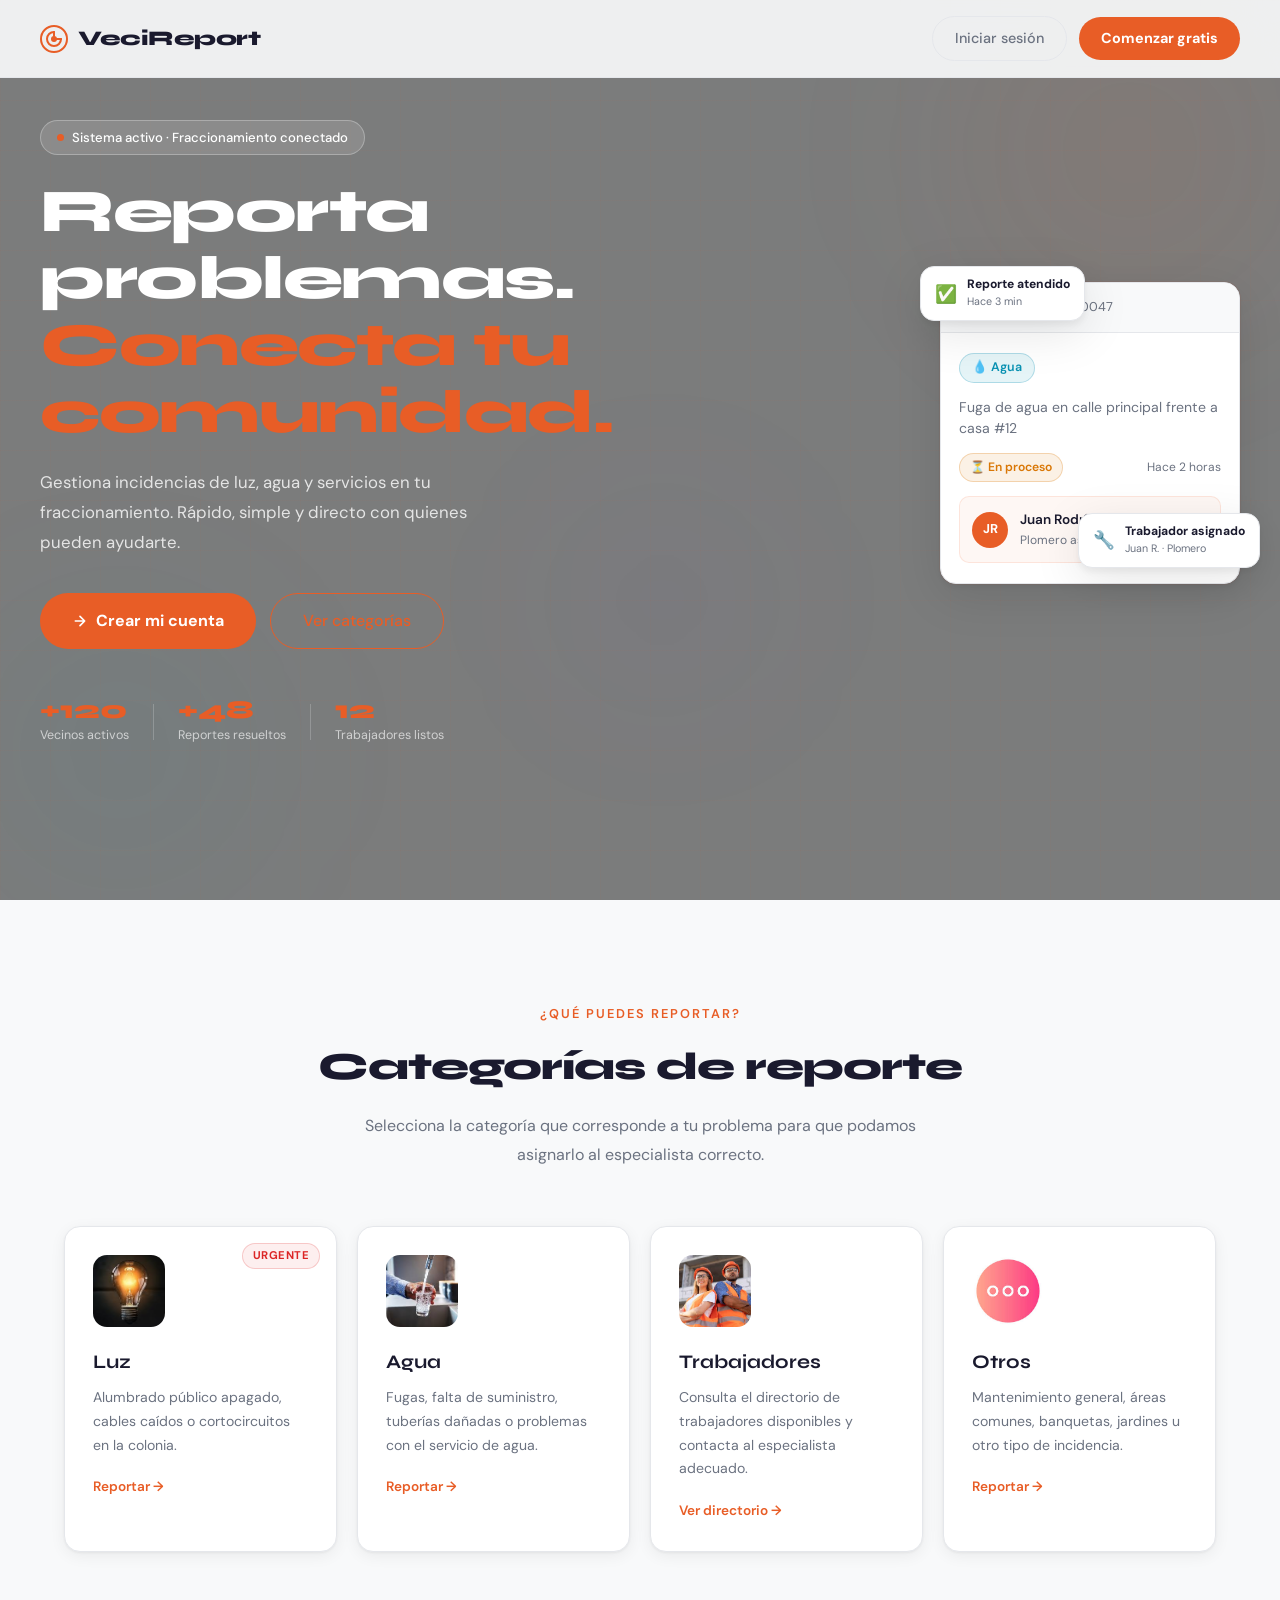
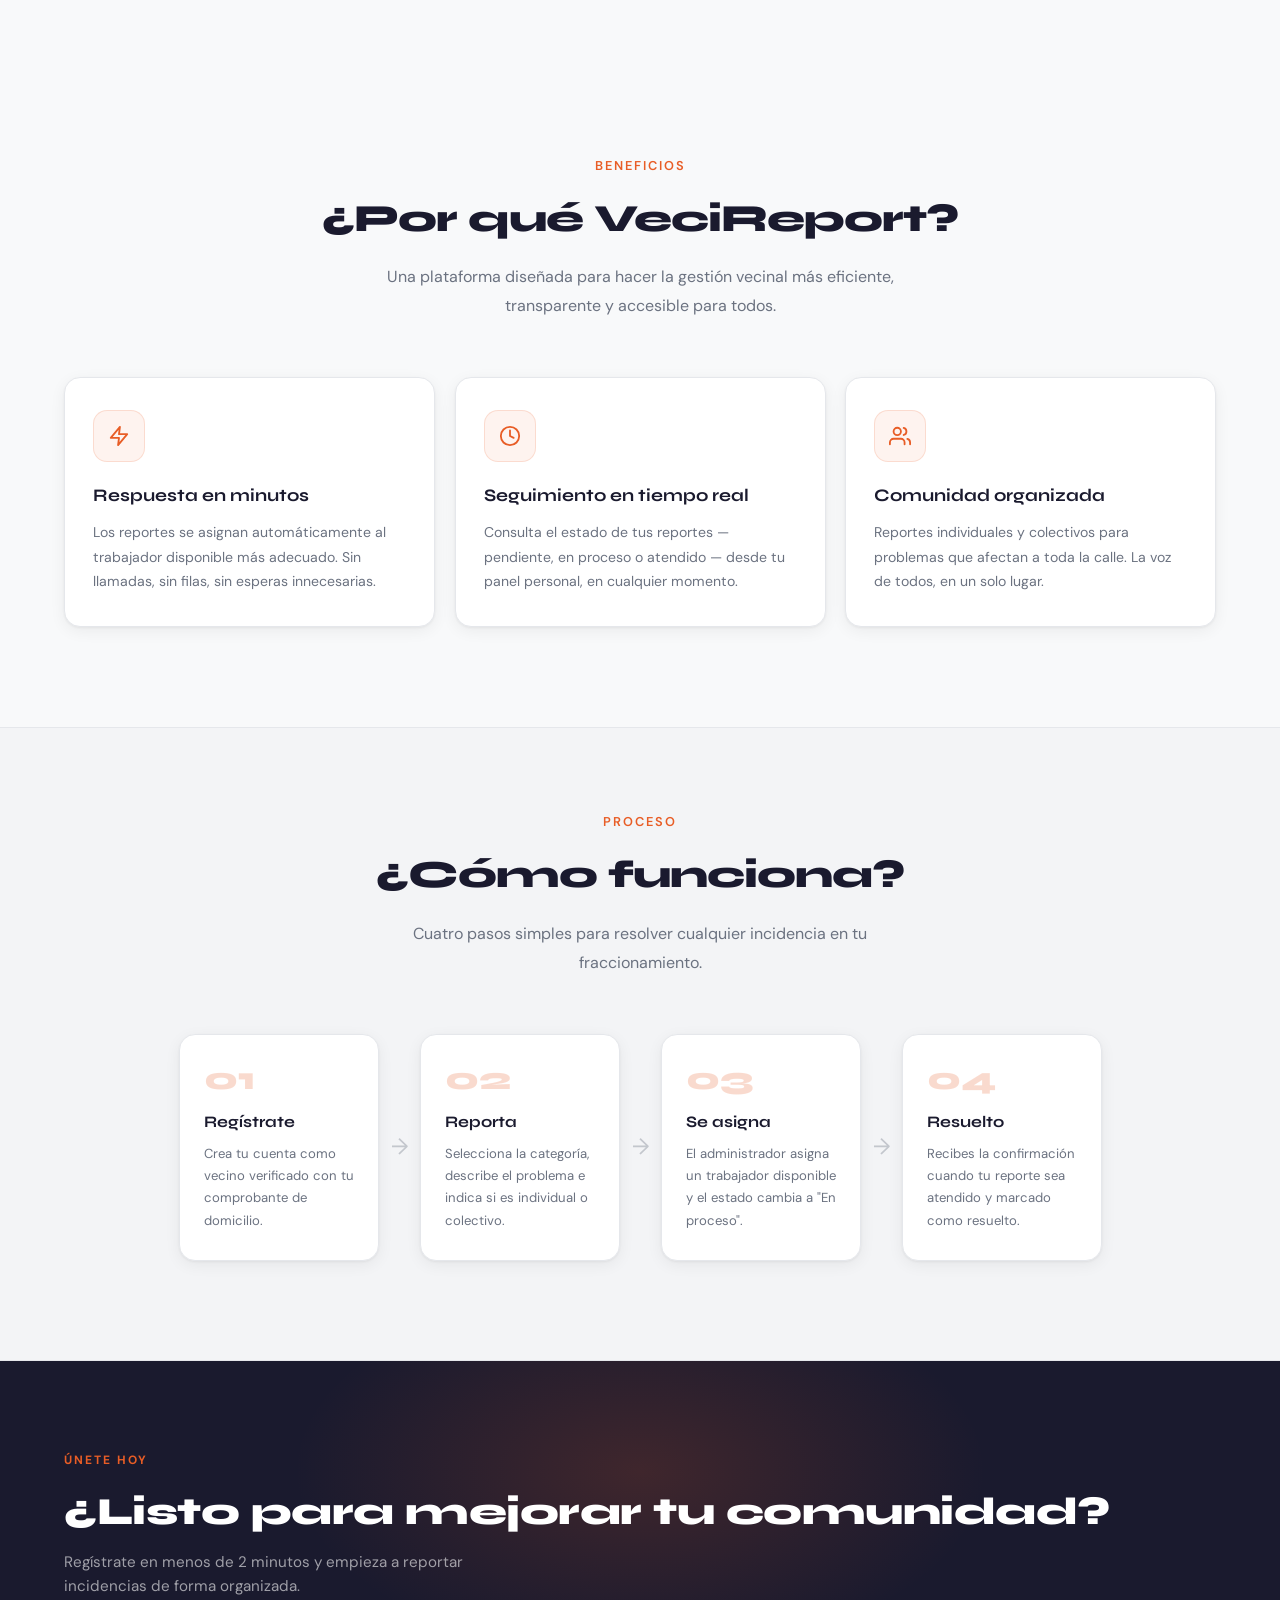
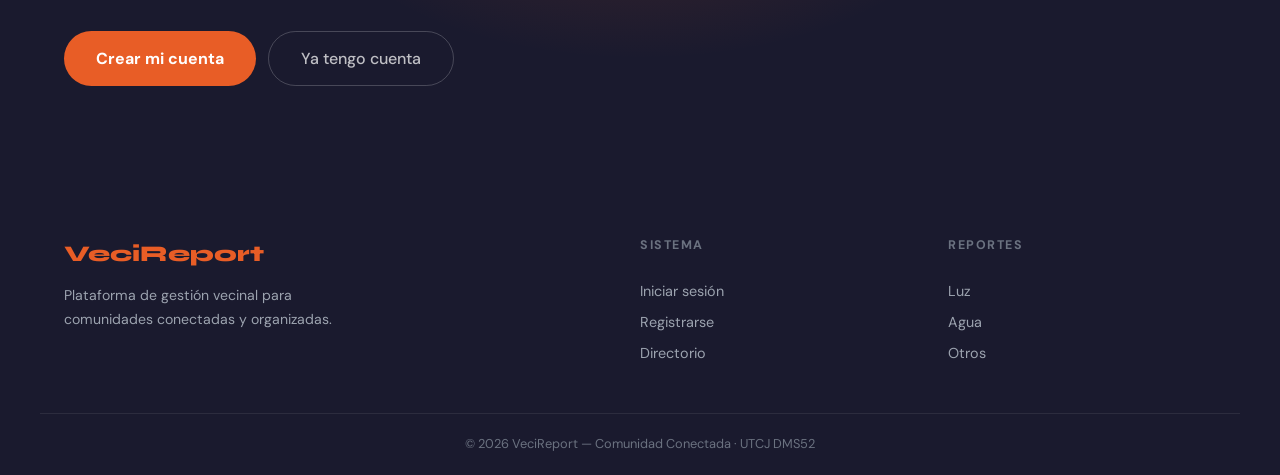
<file: index.html>
<!DOCTYPE html>
<html lang="es">
<head>
  <meta charset="UTF-8">
  <meta name="viewport" content="width=device-width, initial-scale=1.0">
  <title>VeciReport — Comunidad Conectada</title>

  <link rel="preconnect" href="https://fonts.googleapis.com">
  <link rel="preconnect" href="https://fonts.gstatic.com" crossorigin>
  <link href="https://fonts.googleapis.com/css2?family=Syne:wght@700;800&family=DM+Sans:ital,wght@0,300;0,400;0,500;0,600;1,400&display=swap" rel="stylesheet">

  <link rel="stylesheet" href="Carpeta CSS/style.css">
</head>

<body>

  <!-- Barra de navegación fija -->
  <nav class="navbar">
    <div class="navbar__brand">
      <div class="navbar__logo">
        <svg width="28" height="28" viewBox="0 0 28 28" fill="none">
          <circle cx="14" cy="14" r="13" stroke="#E85D26" stroke-width="2"/>
          <path d="M14 7C10.134 7 7 10.134 7 14C7 17.866 10.134 21 14 21C17.866 21 21 17.866 21 14" stroke="#E85D26" stroke-width="2" stroke-linecap="round"/>
          <circle cx="14" cy="14" r="3" fill="#E85D26"/>
          <path d="M14 11V7M17 14H21" stroke="#E85D26" stroke-width="2" stroke-linecap="round"/>
        </svg>
      </div>
      <span class="navbar__name">VeciReport</span>
    </div>

    <div class="navbar__actions">
      <a href="login.html" class="btn btn--ghost">Iniciar sesión</a>
      <a href="registro.html" class="btn btn--primary">Comenzar gratis</a>
    </div>

    <button class="navbar__toggle" onclick="toggleMenu()" aria-label="Menú">
      <span></span>
      <span></span>
      <span></span>
    </button>
  </nav>

  <div class="mobile-menu" id="mobileMenu">
    <a href="login.html">Iniciar sesión</a>
    <a href="registro.html">Comenzar gratis</a>
  </div>


  <!-- HERO — Sección principal -->
  <section class="hero">

    <div class="hero__bg">
      <div class="hero__circle hero__circle--1"></div>
      <div class="hero__circle hero__circle--2"></div>
      <div class="hero__circle hero__circle--3"></div>
      <div class="hero__grid"></div>
    </div>

    <div class="hero__inner">

    <!-- Columna izquierda: contenido -->
    <div class="hero__content">

      <div class="hero__badge">
        <span class="badge__dot"></span>
        Sistema activo · Fraccionamiento conectado
      </div>

      <h1 class="hero__title">
        Reporta problemas.<br>
        <span class="hero__title--accent">Conecta tu comunidad.</span>
      </h1>

      <p class="hero__subtitle">
        Gestiona incidencias de luz, agua y servicios en tu fraccionamiento.
        Rápido, simple y directo con quienes pueden ayudarte.
      </p>

      <div class="hero__cta">
        <a href="registro.html" class="btn btn--lg btn--primary">
          <svg width="16" height="16" viewBox="0 0 24 24" fill="none" stroke="currentColor" stroke-width="2.5" stroke-linecap="round" stroke-linejoin="round">
            <path d="M5 12h14M12 5l7 7-7 7"/>
          </svg>
          Crear mi cuenta
        </a>
        <a href="#categorias" class="btn btn--lg btn--outline">Ver categorías</a>
      </div>

      <div class="hero__stats">
        <div class="stat">
          <span class="stat__num">+120</span>
          <span class="stat__label">Vecinos activos</span>
        </div>
        <div class="stat__divider"></div>
        <div class="stat">
          <span class="stat__num">+48</span>
          <span class="stat__label">Reportes resueltos</span>
        </div>
        <div class="stat__divider"></div>
        <div class="stat">
          <span class="stat__num">12</span>
          <span class="stat__label">Trabajadores listos</span>
        </div>
      </div>
    </div>

    <!-- Columna derecha: mock interactivo + chips flotantes -->
    <div class="hero__visual">

      <!-- Chip flotante superior-izquierdo -->
      <div class="hero__float hero__float--1">
        <div class="hero__float-icon">✅</div>
        <div>
          <div class="hero__float-text">Reporte atendido</div>
          <div class="hero__float-sub">Hace 3 min</div>
        </div>
      </div>

      <!-- Chip flotante inferior-derecho -->
      <div class="hero__float hero__float--2">
        <div class="hero__float-icon">🔧</div>
        <div>
          <div class="hero__float-text">Trabajador asignado</div>
          <div class="hero__float-sub">Juan R. · Plomero</div>
        </div>
      </div>

      <div class="hero__card-mock">
        <div class="mock__header">
          <div class="mock__dot mock__dot--red"></div>
          <div class="mock__dot mock__dot--yellow"></div>
          <div class="mock__dot mock__dot--green"></div>
          <span class="mock__title">Reporte #0047</span>
        </div>
        <div class="mock__body">
          <div class="mock__tag mock__tag--agua">💧 Agua</div>
          <p class="mock__desc">Fuga de agua en calle principal frente a casa #12</p>
          <div class="mock__meta">
            <span class="mock__status mock__status--proceso">⏳ En proceso</span>
            <span class="mock__time">Hace 2 horas</span>
          </div>
          <div class="mock__worker">
            <div class="mock__avatar">JR</div>
            <div>
              <p class="mock__worker-name">Juan Rodríguez</p>
              <p class="mock__worker-role">Plomero asignado</p>
            </div>
          </div>
        </div>
      </div>

    </div>

    </div><!-- /.hero-inner -->
  </section>


  <!-- CATEGORÍAS -->
  <section class="categorias" id="categorias">
    <div class="container">

      <div class="section-header">
        <p class="section-tag">¿Qué puedes reportar?</p>
        <h2 class="section-title">Categorías de reporte</h2>
        <p class="section-sub">Selecciona la categoría que corresponde a tu problema para que podamos asignarlo al especialista correcto.</p>
      </div>

      <div class="cards-grid">

        <div class="card card--luz" onclick="window.location.href='reporte.php?tipo=luz'">
          <div class="card__icon-wrap">
            <img src="Carpeta Img/luz.jpg" alt="Luz" class="card__img">
            <div class="card__icon-glow card__icon-glow--luz"></div>
          </div>
          <div class="card__content">
            <h3 class="card__title">Luz</h3>
            <p class="card__desc">Alumbrado público apagado, cables caídos o cortocircuitos en la colonia.</p>
            <span class="card__link">Reportar →</span>
          </div>
          <div class="card__badge">Urgente</div>
        </div>

        <div class="card card--agua" onclick="window.location.href='reporte.php?tipo=agua'">
          <div class="card__icon-wrap">
            <img src="Carpeta Img/agua.jpg" alt="Agua" class="card__img">
            <div class="card__icon-glow card__icon-glow--agua"></div>
          </div>
          <div class="card__content">
            <h3 class="card__title">Agua</h3>
            <p class="card__desc">Fugas, falta de suministro, tuberías dañadas o problemas con el servicio de agua.</p>
            <span class="card__link">Reportar →</span>
          </div>
        </div>

        <div class="card card--trabajadores" onclick="window.location.href='directorio.php'">
          <div class="card__icon-wrap">
            <img src="Carpeta Img/Trabajadores.jpg" alt="Trabajadores" class="card__img">
            <div class="card__icon-glow card__icon-glow--trabajadores"></div>
          </div>
          <div class="card__content">
            <h3 class="card__title">Trabajadores</h3>
            <p class="card__desc">Consulta el directorio de trabajadores disponibles y contacta al especialista adecuado.</p>
            <span class="card__link">Ver directorio →</span>
          </div>
        </div>

        <div class="card card--otros" onclick="window.location.href='reporte.php?tipo=otros'">
          <div class="card__icon-wrap">
            <img src="Carpeta Img/otros.jpg" alt="Otros" class="card__img">
            <div class="card__icon-glow card__icon-glow--otros"></div>
          </div>
          <div class="card__content">
            <h3 class="card__title">Otros</h3>
            <p class="card__desc">Mantenimiento general, áreas comunes, banquetas, jardines u otro tipo de incidencia.</p>
            <span class="card__link">Reportar →</span>
          </div>
        </div>

      </div>
    </div>
  </section>


  <!-- FEATURES — ¿Por qué VeciReport? -->
  <section class="features">
    <div class="container">

      <div class="section-header">
        <p class="section-tag">Beneficios</p>
        <h2 class="section-title">¿Por qué VeciReport?</h2>
        <p class="section-sub">Una plataforma diseñada para hacer la gestión vecinal más eficiente, transparente y accesible para todos.</p>
      </div>

      <div class="features-grid">

        <div class="feature-card">
          <div class="feature-card__icon-wrap">
            <svg width="22" height="22" viewBox="0 0 24 24" fill="none" stroke="#E85D26" stroke-width="2" stroke-linecap="round" stroke-linejoin="round">
              <polygon points="13 2 3 14 12 14 11 22 21 10 12 10 13 2"/>
            </svg>
          </div>
          <h3 class="feature-card__title">Respuesta en minutos</h3>
          <p class="feature-card__desc">Los reportes se asignan automáticamente al trabajador disponible más adecuado. Sin llamadas, sin filas, sin esperas innecesarias.</p>
        </div>

        <div class="feature-card">
          <div class="feature-card__icon-wrap">
            <svg width="22" height="22" viewBox="0 0 24 24" fill="none" stroke="#E85D26" stroke-width="2" stroke-linecap="round" stroke-linejoin="round">
              <circle cx="12" cy="12" r="10"/>
              <polyline points="12 6 12 12 16 14"/>
            </svg>
          </div>
          <h3 class="feature-card__title">Seguimiento en tiempo real</h3>
          <p class="feature-card__desc">Consulta el estado de tus reportes — pendiente, en proceso o atendido — desde tu panel personal, en cualquier momento.</p>
        </div>

        <div class="feature-card">
          <div class="feature-card__icon-wrap">
            <svg width="22" height="22" viewBox="0 0 24 24" fill="none" stroke="#E85D26" stroke-width="2" stroke-linecap="round" stroke-linejoin="round">
              <path d="M17 21v-2a4 4 0 0 0-4-4H5a4 4 0 0 0-4 4v2"/>
              <circle cx="9" cy="7" r="4"/>
              <path d="M23 21v-2a4 4 0 0 0-3-3.87"/>
              <path d="M16 3.13a4 4 0 0 1 0 7.75"/>
            </svg>
          </div>
          <h3 class="feature-card__title">Comunidad organizada</h3>
          <p class="feature-card__desc">Reportes individuales y colectivos para problemas que afectan a toda la calle. La voz de todos, en un solo lugar.</p>
        </div>

      </div>
    </div>
  </section>


  <!-- CÓMO FUNCIONA -->
  <section class="como-funciona">
    <div class="container">

      <div class="section-header">
        <p class="section-tag">Proceso</p>
        <h2 class="section-title">¿Cómo funciona?</h2>
        <p class="section-sub">Cuatro pasos simples para resolver cualquier incidencia en tu fraccionamiento.</p>
      </div>

      <div class="pasos">

        <div class="paso">
          <div class="paso__num">01</div>
          <div class="paso__content">
            <h3>Regístrate</h3>
            <p>Crea tu cuenta como vecino verificado con tu comprobante de domicilio.</p>
          </div>
        </div>

        <div class="paso__arrow">→</div>

        <div class="paso">
          <div class="paso__num">02</div>
          <div class="paso__content">
            <h3>Reporta</h3>
            <p>Selecciona la categoría, describe el problema e indica si es individual o colectivo.</p>
          </div>
        </div>

        <div class="paso__arrow">→</div>

        <div class="paso">
          <div class="paso__num">03</div>
          <div class="paso__content">
            <h3>Se asigna</h3>
            <p>El administrador asigna un trabajador disponible y el estado cambia a "En proceso".</p>
          </div>
        </div>

        <div class="paso__arrow">→</div>

        <div class="paso">
          <div class="paso__num">04</div>
          <div class="paso__content">
            <h3>Resuelto</h3>
            <p>Recibes la confirmación cuando tu reporte sea atendido y marcado como resuelto.</p>
          </div>
        </div>

      </div>
    </div>
  </section>


  <!-- CTA BANNER — llamada a acción final -->
  <section class="cta-banner">
    <div class="container">
      <div class="cta-banner__inner">
        <div>
          <p class="cta-banner__label">Únete hoy</p>
          <h2 class="cta-banner__title">¿Listo para mejorar tu comunidad?</h2>
          <p class="cta-banner__sub">Regístrate en menos de 2 minutos y empieza a reportar incidencias de forma organizada.</p>
        </div>
        <div class="cta-banner__actions">
          <a href="registro.html" class="btn btn--lg btn--primary">Crear mi cuenta</a>
          <a href="login.html" class="btn btn--lg btn--ghost">Ya tengo cuenta</a>
        </div>
      </div>
    </div>
  </section>


  <!-- FOOTER -->
  <footer class="footer">
    <div class="container footer__inner">

      <div class="footer__brand">
        <span class="footer__logo">VeciReport</span>
        <p>Plataforma de gestión vecinal para comunidades conectadas y organizadas.</p>
      </div>

      <div class="footer__links">
        <p class="footer__link-title">Sistema</p>
        <a href="login.html">Iniciar sesión</a>
        <a href="registro.html">Registrarse</a>
        <a href="directorio.php">Directorio</a>
      </div>

      <div class="footer__links">
        <p class="footer__link-title">Reportes</p>
        <a href="reporte.php?tipo=luz">Luz</a>
        <a href="reporte.php?tipo=agua">Agua</a>
        <a href="reporte.php?tipo=otros">Otros</a>
      </div>

    </div>

    <div class="footer__bottom">
      <p>© 2026 VeciReport — Comunidad Conectada · UTCJ DMS52</p>
    </div>
  </footer>


  <script src="Carpeta JS/funciones.js"></script>

  <script>
    function toggleMenu() {
      document.getElementById('mobileMenu').classList.toggle('active');
    }

    // IntersectionObserver con stagger suave escalonado
    const observer = new IntersectionObserver((entries) => {
      entries.forEach((entry, i) => {
        if (entry.isIntersecting) {
          setTimeout(() => {
            entry.target.classList.add('animate-in');
          }, i * 90);
          observer.unobserve(entry.target);
        }
      });
    }, { threshold: 0.08 });

    document.querySelectorAll('.card, .paso, .feature-card').forEach(el => observer.observe(el));
  </script>

</body>
</html>
</file>
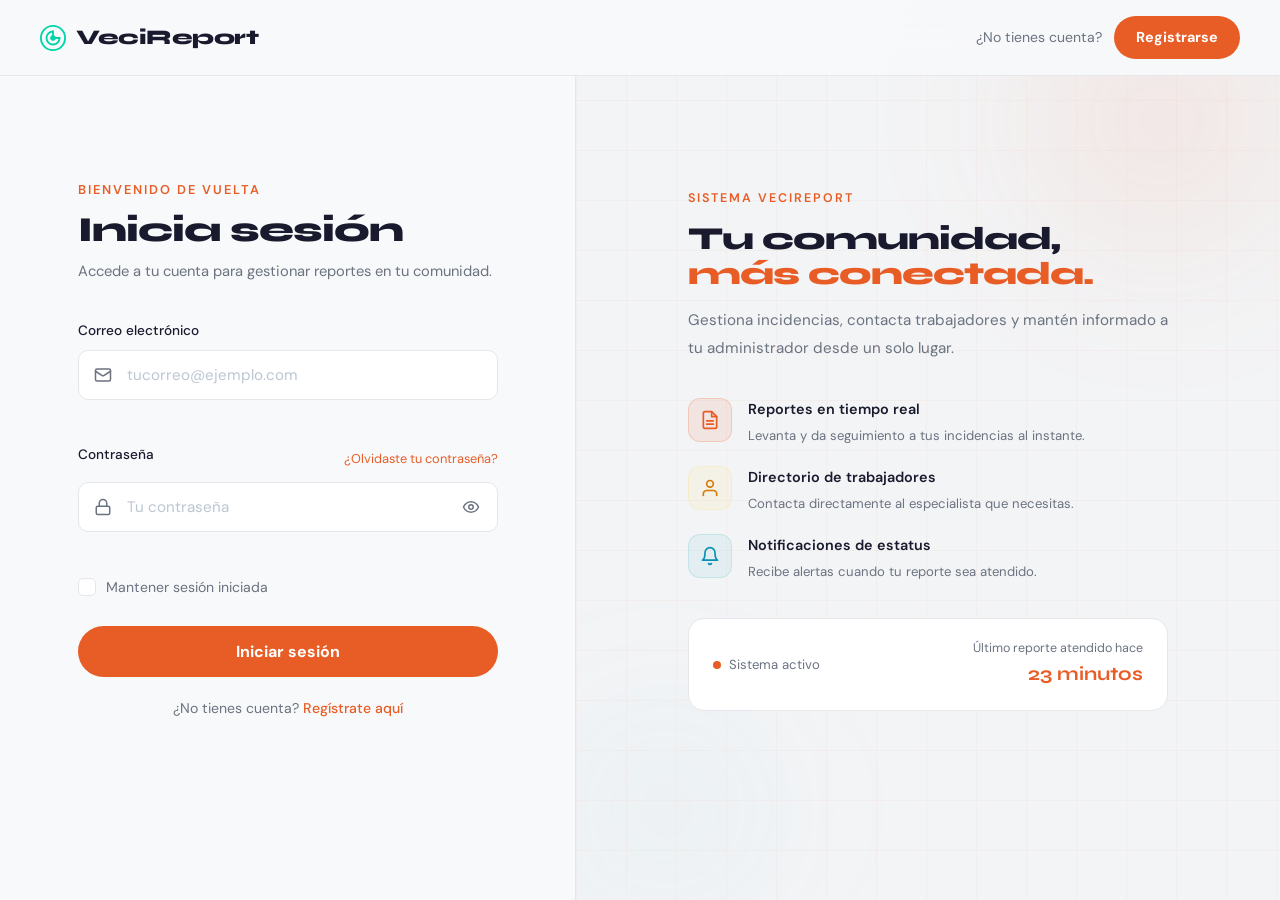
<file: login.html>
<?php require_once 'App/helpers/auth.php'; generarCSRF(); ?>
<!DOCTYPE html>
<html lang="es">
<head>
  <meta charset="UTF-8">
  <meta name="viewport" content="width=device-width, initial-scale=1.0">
  <title>VeciReport - Iniciar Sesión</title>

  <!-- Mismas fuentes que el index para consistencia visual -->
  <!-- Syne: títulos | DM Sans: cuerpo de texto -->
  <link rel="preconnect" href="https://fonts.googleapis.com">
  <link rel="preconnect" href="https://fonts.gstatic.com" crossorigin>
  <link href="https://fonts.googleapis.com/css2?family=Syne:wght@700;800&family=DM+Sans:wght@300;400;500&display=swap" rel="stylesheet">

  <!-- Hoja de estilos principal compartida con todo el proyecto -->
  <link rel="stylesheet" href="Carpeta CSS/style.css">

  <!-- Estilos exclusivos de esta página (login) -->
  <link rel="stylesheet" href="Carpeta CSS/login.css">
</head>

<body class="login-page">

  <!-- navbar
       En el login solo mostramos el logo/nombre
       No tiene menú hamburguesa porque es una
       página de acceso simple. -->
  <nav class="navbar navbar--simple">

    <!-- Logo: al hacer clic regresa al inicio -->
    <a href="index.html" class="navbar__brand">
      <div class="navbar__logo">
        <!-- Mismo SVG del index para consistencia -->
        <svg width="26" height="26" viewBox="0 0 28 28" fill="none">
          <circle cx="14" cy="14" r="13" stroke="#00D4AA" stroke-width="2"/>
          <path d="M14 7C10.134 7 7 10.134 7 14C7 17.866 10.134 21 14 21C17.866 21 21 17.866 21 14" stroke="#00D4AA" stroke-width="2" stroke-linecap="round"/>
          <circle cx="14" cy="14" r="3" fill="#00D4AA"/>
          <path d="M14 11V7M17 14H21" stroke="#00D4AA" stroke-width="2" stroke-linecap="round"/>
        </svg>
      </div>
      <span class="navbar__name">VeciReport</span>
    </a>

    <!-- Link para redirigir a registro -->
    <div class="navbar__actions">
      <span class="navbar__hint">¿No tienes cuenta?</span>
      <a href="registro.html" class="btn btn--primary">Registrarse</a>
    </div>
  </nav>


  <!-- 
       layaout principal del login
       Divide la pantalla en dos columnas
       - Izquierda (login__panel): el formulario
       - Derecha (login__showcase): panel decorativo
         con info del sistema (solo visible en desktop) -->
  <main class="login-layout">

    <!-- panel izquierdo - Formulario de login-->
    <div class="login__panel">
      <div class="login__form-wrap">

        <!-- Encabezado del formulario -->
        <div class="login__header">
          <p class="login__tag">Bienvenido de vuelta</p>
          <h1 class="login__title">Inicia sesión</h1>
          <p class="login__subtitle">
            Accede a tu cuenta para gestionar reportes en tu comunidad.
          </p>
        </div>

        <!-- Formulario de login -->
        <form class="login__form" action="App/controllers/UsuarioController.php" method="POST">

          <!-- Campo oculto para indicarle al controlador qué acción debe ejecutar -->
          <input type="hidden" name="accion" value="login">
          <input type="hidden" name="csrf_token" value="<?= htmlspecialchars($_SESSION['csrf_token']) ?>">

          <!-- CAMPO: Correo electrónico -->
          <div class="form__group">
            <label class="form__label" for="correo">
              Correo electrónico
            </label>
            <div class="form__input-wrap">
              <!-- Ícono decorativo dentro del input -->
              <span class="form__icon">
                <!-- SVG de sobre/email -->
                <svg width="18" height="18" viewBox="0 0 24 24" fill="none" stroke="currentColor" stroke-width="2" stroke-linecap="round" stroke-linejoin="round">
                  <rect x="2" y="4" width="20" height="16" rx="2"/>
                  <path d="m22 7-8.97 5.7a1.94 1.94 0 0 1-2.06 0L2 7"/>
                </svg>
              </span>
              <input
                type="email"
                id="correo"
                name="correo"
                class="form__input"
                placeholder="tucorreo@ejemplo.com"
                autocomplete="email"
                required
              >
            </div>
            <!-- Mensaje de error que aparece con JS si la validación falla -->
            <span class="form__error" id="error-correo"></span>
          </div>

          <!-- campo: Contraseña -->
          <div class="form__group">
            <div class="form__label-row">
              <label class="form__label" for="password">Contraseña</label>
              <!-- Link para recuperar contraseña (funcionalidad futura) -->
              <a href="#" class="form__forgot">¿Olvidaste tu contraseña?</a>
            </div>
            <div class="form__input-wrap">
              <!-- Ícono de candado -->
              <span class="form__icon">
                <svg width="18" height="18" viewBox="0 0 24 24" fill="none" stroke="currentColor" stroke-width="2" stroke-linecap="round" stroke-linejoin="round">
                  <rect x="3" y="11" width="18" height="11" rx="2" ry="2"/>
                  <path d="M7 11V7a5 5 0 0 1 10 0v4"/>
                </svg>
              </span>
              <input
                type="password"
                id="password"
                name="password"
                class="form__input"
                placeholder="Tu contraseña"
                autocomplete="current-password"
                required
              >
              <!-- Botón para mostrar/ocultar contraseña -->
              <button type="button" class="form__toggle-pass" onclick="togglePassword()" aria-label="Mostrar contraseña">
                <!-- Ícono de ojo (mostrar) -->
                <svg id="icon-eye" width="18" height="18" viewBox="0 0 24 24" fill="none" stroke="currentColor" stroke-width="2" stroke-linecap="round" stroke-linejoin="round">
                  <path d="M2 12s3-7 10-7 10 7 10 7-3 7-10 7-10-7-10-7z"/>
                  <circle cx="12" cy="12" r="3"/>
                </svg>
                <!-- Ícono de ojo tachado (ocultar) - empieza oculto -->
                <svg id="icon-eye-off" width="18" height="18" viewBox="0 0 24 24" fill="none" stroke="currentColor" stroke-width="2" stroke-linecap="round" stroke-linejoin="round" style="display:none">
                  <path d="M17.94 17.94A10.07 10.07 0 0 1 12 20c-7 0-11-8-11-8a18.45 18.45 0 0 1 5.06-5.94M9.9 4.24A9.12 9.12 0 0 1 12 4c7 0 11 8 11 8a18.5 18.5 0 0 1-2.16 3.19m-6.72-1.07a3 3 0 1 1-4.24-4.24"/>
                  <line x1="1" y1="1" x2="23" y2="23"/>
                </svg>
              </button>
            </div>
            <span class="form__error" id="error-password"></span>
          </div>

          <!-- Checkbox "Recordarme" -->
          <div class="form__group form__group--check">
            <label class="form__check-label">
              <input type="checkbox" name="recordar" class="form__checkbox">
              <span class="form__check-custom"></span> <!-- Checkbox visual personalizado -->
              Mantener sesión iniciada
            </label>
          </div>

          <!-- Mensaje de error general del servidor (PHP lo puede llenar) -->
          <div class="form__alert form__alert--error" id="alertError" style="display:none">
            <svg width="16" height="16" viewBox="0 0 24 24" fill="none" stroke="currentColor" stroke-width="2"><circle cx="12" cy="12" r="10"/><line x1="12" y1="8" x2="12" y2="12"/><line x1="12" y1="16" x2="12.01" y2="16"/></svg>
            <span id="alertErrorMsg">Correo o contraseña incorrectos.</span>
          </div>

          <!-- Mensaje de éxito (si venimos del registro) -->
          <div class="form__alert form__alert--success" id="alertSuccess" style="display:none">
            <svg width="16" height="16" viewBox="0 0 24 24" fill="none" stroke="currentColor" stroke-width="2"><polyline points="20 6 9 17 4 12"/></svg>
            <span>¡Registro exitoso! Ahora puedes iniciar sesión.</span>
          </div>

          <!-- boton -->
          <button type="submit" class="btn btn--primary btn--full" id="btnLogin">
            <span class="btn__text">Iniciar sesión</span>
            <!-- Spinner de carga (se muestra mientras espera respuesta del servidor) -->
            <span class="btn__spinner" id="spinner" style="display:none"></span>
          </button>

          <!-- Link para ir al registro -->
          <p class="login__register-link">
            ¿No tienes cuenta?
            <a href="registro.html">Regístrate aquí</a>
          </p>

        </form>
        <!-- Fin del formulario -->

      </div>
    </div>
    <!-- Fin del panel izquierdo -->


    <!--
         panel derecho - Decorativo / Informativo
         Solo visible en pantallas >= 992px (desktop) -->
    <div class="login__showcase">

      <!-- Fondo con círculos decorativos (igual que el hero del index) -->
      <div class="showcase__bg">
        <div class="showcase__circle showcase__circle--1"></div>
        <div class="showcase__circle showcase__circle--2"></div>
        <div class="showcase__grid"></div>
      </div>

      <!-- Contenido del panel decorativo -->
      <div class="showcase__content">

        <!-- Título del panel -->
        <div class="showcase__header">
          <p class="showcase__tag">Sistema VeciReport</p>
          <h2 class="showcase__title">
            Tu comunidad,<br>
            <span class="showcase__title--accent">más conectada.</span>
          </h2>
          <p class="showcase__desc">
            Gestiona incidencias, contacta trabajadores y mantén informado a tu administrador desde un solo lugar.
          </p>
        </div>

        <!-- Lista de características del sistema -->
        <div class="showcase__features">

          <!-- Feature 1: Reportes -->
          <div class="showcase__feature">
            <div class="showcase__feature-icon showcase__feature-icon--green">
              <!-- Ícono de reporte/archivo -->
              <svg width="20" height="20" viewBox="0 0 24 24" fill="none" stroke="currentColor" stroke-width="2" stroke-linecap="round" stroke-linejoin="round">
                <path d="M14 2H6a2 2 0 0 0-2 2v16a2 2 0 0 0 2 2h12a2 2 0 0 0 2-2V8z"/>
                <polyline points="14 2 14 8 20 8"/>
                <line x1="16" y1="13" x2="8" y2="13"/>
                <line x1="16" y1="17" x2="8" y2="17"/>
              </svg>
            </div>
            <div>
              <p class="showcase__feature-title">Reportes en tiempo real</p>
              <p class="showcase__feature-desc">Levanta y da seguimiento a tus incidencias al instante.</p>
            </div>
          </div>

          <!-- Feature 2: Trabajadores -->
          <div class="showcase__feature">
            <div class="showcase__feature-icon showcase__feature-icon--orange">
              <!-- Ícono de persona/trabajador -->
              <svg width="20" height="20" viewBox="0 0 24 24" fill="none" stroke="currentColor" stroke-width="2" stroke-linecap="round" stroke-linejoin="round">
                <path d="M20 21v-2a4 4 0 0 0-4-4H8a4 4 0 0 0-4 4v2"/>
                <circle cx="12" cy="7" r="4"/>
              </svg>
            </div>
            <div>
              <p class="showcase__feature-title">Directorio de trabajadores</p>
              <p class="showcase__feature-desc">Contacta directamente al especialista que necesitas.</p>
            </div>
          </div>

          <!-- Feature 3: Notificaciones -->
          <div class="showcase__feature">
            <div class="showcase__feature-icon showcase__feature-icon--blue">
              <!-- Ícono de campana/notificación -->
              <svg width="20" height="20" viewBox="0 0 24 24" fill="none" stroke="currentColor" stroke-width="2" stroke-linecap="round" stroke-linejoin="round">
                <path d="M18 8A6 6 0 0 0 6 8c0 7-3 9-3 9h18s-3-2-3-9"/>
                <path d="M13.73 21a2 2 0 0 1-3.46 0"/>
              </svg>
            </div>
            <div>
              <p class="showcase__feature-title">Notificaciones de estatus</p>
              <p class="showcase__feature-desc">Recibe alertas cuando tu reporte sea atendido.</p>
            </div>
          </div>

        </div>

        <!-- Mini tarjeta de reporte en el panel (igual que en el hero del index) -->
        <div class="showcase__card">
          <div class="showcase__card-header">
            <div class="showcase__card-dot showcase__card-dot--green"></div>
            <span>Sistema activo</span>
          </div>
          <div class="showcase__card-body">
            <p class="showcase__card-text">Último reporte atendido hace</p>
            <p class="showcase__card-time">23 minutos</p>
          </div>
        </div>

      </div>
    </div>
    <!-- Fin del panel derecho -->

  </main>
  <!-- Fin del layout principal -->


  <!-- Script principal del proyecto -->
  <script src="Carpeta JS/funciones.js"></script>

  <script>

    // función: Mostrar/ocultar la contraseña

    function togglePassword() {
      const input    = document.getElementById('password');
      const iconEye    = document.getElementById('icon-eye');
      const iconEyeOff = document.getElementById('icon-eye-off');

      if (input.type === 'password') {
        input.type = 'text';            // Muestra la contraseña
        iconEye.style.display    = 'none';
        iconEyeOff.style.display = 'block';
      } else {
        input.type = 'password';        // Oculta la contraseña
        iconEye.style.display    = 'block';
        iconEyeOff.style.display = 'none';
      }
    }

    //Validación del formulario del cliente
    // Se ejecuta ANTES de enviar al servidor PHP.
    // Esto es validación front-end (no reemplaza
    // la validación en PHP, solo mejora la UX).

    document.querySelector('.login__form').addEventListener('submit', function(e) {
      e.preventDefault(); // Evita el envío inmediato para validar primero

      let valido = true; // Bandera: si queda true, enviamos el formulario

      // Obtenemos los valores de los campos
      const correo   = document.getElementById('correo').value.trim();
      const password = document.getElementById('password').value;

      // Limpiamos errores anteriores
      document.getElementById('error-correo').textContent   = '';
      document.getElementById('error-password').textContent = '';
      document.getElementById('alertError').style.display   = 'none';

      // --- Validación del correo ---
      // Expresión regular para verificar formato de email
      const regexEmail = /^[^\s@]+@[^\s@]+\.[^\s@]+$/;
      if (!correo) {
        document.getElementById('error-correo').textContent = 'El correo es obligatorio.';
        valido = false;
      } else if (!regexEmail.test(correo)) {
        document.getElementById('error-correo').textContent = 'Ingresa un correo válido.';
        valido = false;
      }

      // --- Validación de la contraseña ---
      if (!password) {
        document.getElementById('error-password').textContent = 'La contraseña es obligatoria.';
        valido = false;
      } else if (password.length < 6) {
        document.getElementById('error-password').textContent = 'Mínimo 6 caracteres.';
        valido = false;
      }

      // Si pasó todas las validaciones, enviamos el formulario
      if (valido) {
        // Mostramos el spinner y deshabilitamos el botón
        document.getElementById('spinner').style.display  = 'inline-block';
        document.querySelector('.btn__text').textContent  = 'Verificando...';
        document.getElementById('btnLogin').disabled      = true;

        // Enviamos el formulario al servidor PHP
        this.submit();
      }
    });

    // detecta si venimos del registro
    // El registro.html agrega ?registro=ok a la URL
    // Si lo detectamos, mostramos el mensaje de éxito
    const params = new URLSearchParams(window.location.search);
    if (params.get('registro') === 'ok') {
      document.getElementById('alertSuccess').style.display = 'flex';
    }

    // detecta error enviado desde php
    const error = params.get('error');
    if (error === '1') {
      document.getElementById('alertError').style.display = 'flex';
    } else if (error === 'pendiente') {
      document.getElementById('alertErrorMsg').textContent = 'Tu cuenta aún no ha sido aprobada por el administrador.';
      document.getElementById('alertError').style.display = 'flex';
    } else if (error === 'bloqueado') {
      document.getElementById('alertErrorMsg').textContent = 'Tu cuenta ha sido bloqueada. Contacta al administrador.';
      document.getElementById('alertError').style.display = 'flex';
    }
  </script>

</body>
</html>
</file>
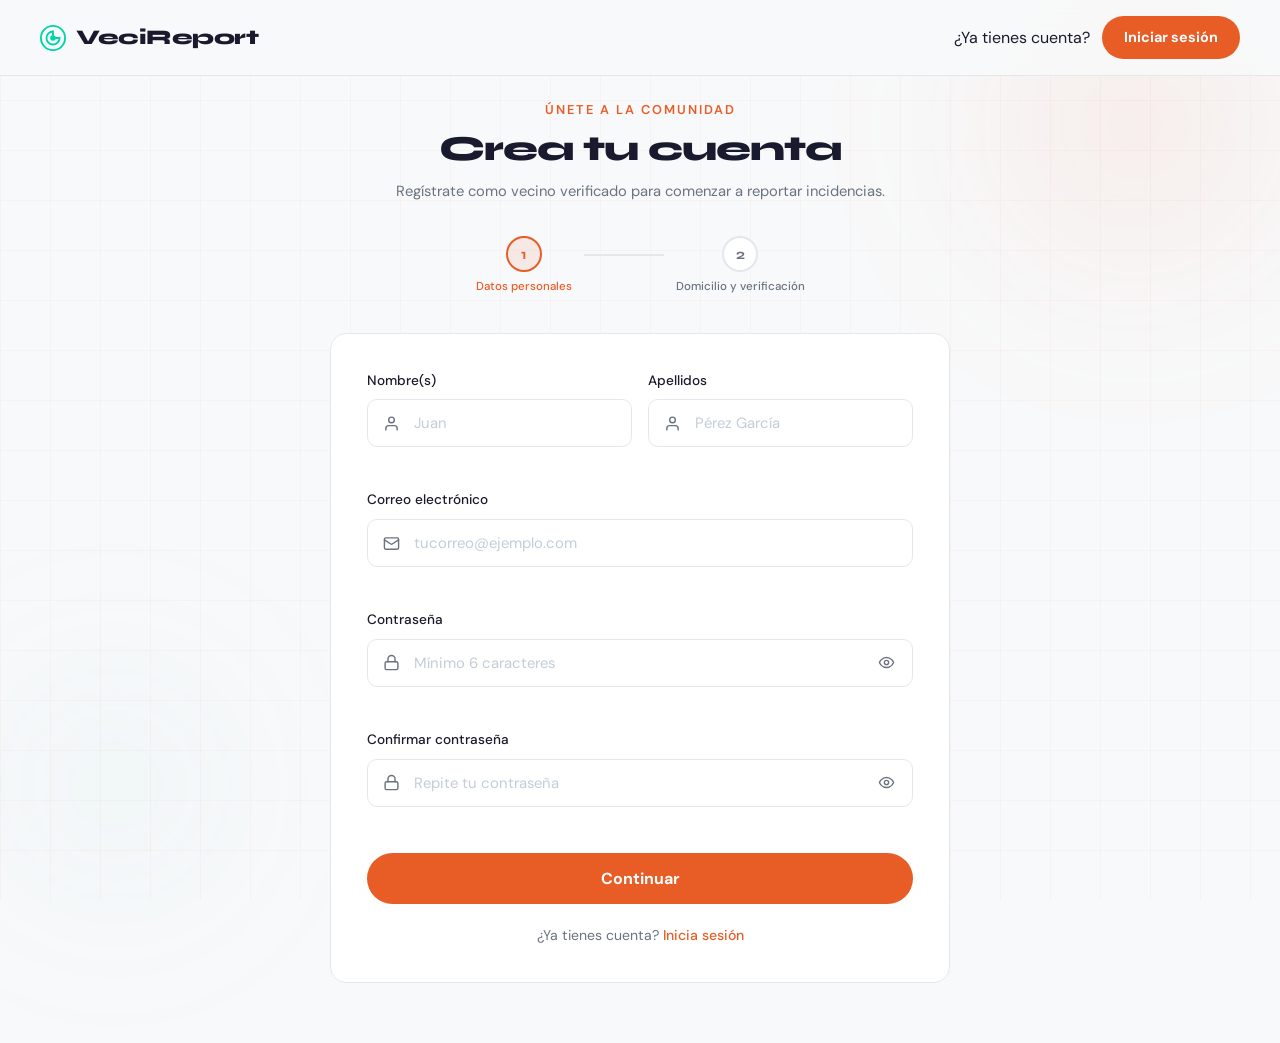
<file: registro.html>
<?php require_once 'App/helpers/auth.php'; generarCSRF(); ?>
<!DOCTYPE html>
<html lang="es">
<head>
  <meta charset="UTF-8">
  <meta name="viewport" content="width=device-width, initial-scale=1.0">
  <title>VeciReport - Registro</title>

  <!-- Fuentes del proyecto: Syne (títulos) y DM Sans (cuerpo) -->
  <link rel="preconnect" href="https://fonts.googleapis.com">
  <link rel="preconnect" href="https://fonts.gstatic.com" crossorigin>
  <link href="https://fonts.googleapis.com/css2?family=Syne:wght@700;800&family=DM+Sans:wght@300;400;500&display=swap" rel="stylesheet">

  <!-- Estilos globales del proyecto -->
  <link rel="stylesheet" href="Carpeta CSS/style.css">

  <!-- Estilos exclusivos de esta página -->
  <link rel="stylesheet" href="Carpeta CSS/registro.css">
</head>

<body class="registro-page">

  <!-- Navbar con logo y link al login -->
  <nav class="navbar navbar--simple">
    <a href="index.html" class="navbar__brand">
      <div class="navbar__logo">
        <svg width="26" height="26" viewBox="0 0 28 28" fill="none">
          <circle cx="14" cy="14" r="13" stroke="#00D4AA" stroke-width="2"/>
          <path d="M14 7C10.134 7 7 10.134 7 14C7 17.866 10.134 21 14 21C17.866 21 21 17.866 21 14" stroke="#00D4AA" stroke-width="2" stroke-linecap="round"/>
          <circle cx="14" cy="14" r="3" fill="#00D4AA"/>
          <path d="M14 11V7M17 14H21" stroke="#00D4AA" stroke-width="2" stroke-linecap="round"/>
        </svg>
      </div>
      <span class="navbar__name">VeciReport</span>
    </a>

    <div class="navbar__actions">
      <span class="navbar__hint">¿Ya tienes cuenta?</span>
      <a href="login.html" class="btn btn--primary">Iniciar sesión</a>
    </div>
  </nav>


  <!-- Layout principal: formulario centrado con fondo decorativo -->
  <main class="registro-layout">

    <!-- Fondo decorativo igual al hero del index -->
    <div class="registro__bg">
      <div class="registro__circle registro__circle--1"></div>
      <div class="registro__circle registro__circle--2"></div>
      <div class="registro__grid"></div>
    </div>

    <!-- Contenedor del formulario -->
    <div class="registro__wrap">

      <!-- Encabezado -->
      <div class="registro__header">
        <p class="registro__tag">Únete a la comunidad</p>
        <h1 class="registro__title">Crea tu cuenta</h1>
        <p class="registro__subtitle">
          Regístrate como vecino verificado para comenzar a reportar incidencias.
        </p>
      </div>

      <!-- Indicador de pasos (el registro tiene 2 pasos) -->
      <div class="steps-indicator">
        <div class="step step--active" id="step-dot-1">
          <div class="step__dot">1</div>
          <span class="step__label">Datos personales</span>
        </div>
        <div class="step__line"></div>
        <div class="step" id="step-dot-2">
          <div class="step__dot">2</div>
          <span class="step__label">Domicilio y verificación</span>
        </div>
      </div>

      <!-- Formulario multi-paso -->
      <!-- action apunta al controlador PHP, method POST para no exponer datos en URL -->
      <form class="registro__form" action="app/controllers/UsuarioController.php" method="POST" enctype="multipart/form-data" novalidate>

        <!-- Campo oculto para indicarle al controlador la acción -->
        <input type="hidden" name="accion" value="registro">
        <input type="hidden" name="csrf_token" value="<?= htmlspecialchars($_SESSION['csrf_token']) ?>">


        <!-- PASO 1: Datos personales -->
        <div class="form-step" id="paso-1">

          <div class="form__row">
            <!-- Nombre -->
            <div class="form__group">
              <label class="form__label" for="nombre">Nombre(s)</label>
              <div class="form__input-wrap">
                <span class="form__icon">
                  <svg width="17" height="17" viewBox="0 0 24 24" fill="none" stroke="currentColor" stroke-width="2" stroke-linecap="round" stroke-linejoin="round">
                    <path d="M20 21v-2a4 4 0 0 0-4-4H8a4 4 0 0 0-4 4v2"/>
                    <circle cx="12" cy="7" r="4"/>
                  </svg>
                </span>
                <input type="text" id="nombre" name="nombre" class="form__input" placeholder="Juan" required>
              </div>
              <span class="form__error" id="error-nombre"></span>
            </div>

            <!-- Apellidos -->
            <div class="form__group">
              <label class="form__label" for="apellidos">Apellidos</label>
              <div class="form__input-wrap">
                <span class="form__icon">
                  <svg width="17" height="17" viewBox="0 0 24 24" fill="none" stroke="currentColor" stroke-width="2" stroke-linecap="round" stroke-linejoin="round">
                    <path d="M20 21v-2a4 4 0 0 0-4-4H8a4 4 0 0 0-4 4v2"/>
                    <circle cx="12" cy="7" r="4"/>
                  </svg>
                </span>
                <input type="text" id="apellidos" name="apellidos" class="form__input" placeholder="Pérez García" required>
              </div>
              <span class="form__error" id="error-apellidos"></span>
            </div>
          </div>

          <!-- Correo electrónico -->
          <div class="form__group">
            <label class="form__label" for="correo">Correo electrónico</label>
            <div class="form__input-wrap">
              <span class="form__icon">
                <svg width="17" height="17" viewBox="0 0 24 24" fill="none" stroke="currentColor" stroke-width="2" stroke-linecap="round" stroke-linejoin="round">
                  <rect x="2" y="4" width="20" height="16" rx="2"/>
                  <path d="m22 7-8.97 5.7a1.94 1.94 0 0 1-2.06 0L2 7"/>
                </svg>
              </span>
              <input type="email" id="correo" name="correo" class="form__input" placeholder="tucorreo@ejemplo.com" autocomplete="email" required>
            </div>
            <span class="form__error" id="error-correo"></span>
          </div>

          <!-- Contraseña -->
          <div class="form__group">
            <label class="form__label" for="password">Contraseña</label>
            <div class="form__input-wrap">
              <span class="form__icon">
                <svg width="17" height="17" viewBox="0 0 24 24" fill="none" stroke="currentColor" stroke-width="2" stroke-linecap="round" stroke-linejoin="round">
                  <rect x="3" y="11" width="18" height="11" rx="2" ry="2"/>
                  <path d="M7 11V7a5 5 0 0 1 10 0v4"/>
                </svg>
              </span>
              <input type="password" id="password" name="password" class="form__input" placeholder="Mínimo 6 caracteres" required>
              <button type="button" class="form__toggle-pass" onclick="togglePass('password', 'eye1', 'eye1-off')" aria-label="Mostrar contraseña">
                <svg id="eye1" width="17" height="17" viewBox="0 0 24 24" fill="none" stroke="currentColor" stroke-width="2" stroke-linecap="round" stroke-linejoin="round">
                  <path d="M2 12s3-7 10-7 10 7 10 7-3 7-10 7-10-7-10-7z"/>
                  <circle cx="12" cy="12" r="3"/>
                </svg>
                <svg id="eye1-off" width="17" height="17" viewBox="0 0 24 24" fill="none" stroke="currentColor" stroke-width="2" stroke-linecap="round" stroke-linejoin="round" style="display:none">
                  <path d="M17.94 17.94A10.07 10.07 0 0 1 12 20c-7 0-11-8-11-8a18.45 18.45 0 0 1 5.06-5.94M9.9 4.24A9.12 9.12 0 0 1 12 4c7 0 11 8 11 8a18.5 18.5 0 0 1-2.16 3.19m-6.72-1.07a3 3 0 1 1-4.24-4.24"/>
                  <line x1="1" y1="1" x2="23" y2="23"/>
                </svg>
              </button>
            </div>
            <!-- Indicador visual de seguridad de la contraseña -->
            <div class="password-strength" id="passStrength">
              <div class="password-strength__bar">
                <div class="password-strength__fill" id="strengthFill"></div>
              </div>
              <span class="password-strength__label" id="strengthLabel"></span>
            </div>
            <span class="form__error" id="error-password"></span>
          </div>

          <!-- Confirmar contraseña -->
          <div class="form__group">
            <label class="form__label" for="password2">Confirmar contraseña</label>
            <div class="form__input-wrap">
              <span class="form__icon">
                <svg width="17" height="17" viewBox="0 0 24 24" fill="none" stroke="currentColor" stroke-width="2" stroke-linecap="round" stroke-linejoin="round">
                  <rect x="3" y="11" width="18" height="11" rx="2" ry="2"/>
                  <path d="M7 11V7a5 5 0 0 1 10 0v4"/>
                </svg>
              </span>
              <input type="password" id="password2" name="password2" class="form__input" placeholder="Repite tu contraseña" required>
              <button type="button" class="form__toggle-pass" onclick="togglePass('password2', 'eye2', 'eye2-off')" aria-label="Mostrar contraseña">
                <svg id="eye2" width="17" height="17" viewBox="0 0 24 24" fill="none" stroke="currentColor" stroke-width="2" stroke-linecap="round" stroke-linejoin="round">
                  <path d="M2 12s3-7 10-7 10 7 10 7-3 7-10 7-10-7-10-7z"/>
                  <circle cx="12" cy="12" r="3"/>
                </svg>
                <svg id="eye2-off" width="17" height="17" viewBox="0 0 24 24" fill="none" stroke="currentColor" stroke-width="2" stroke-linecap="round" stroke-linejoin="round" style="display:none">
                  <path d="M17.94 17.94A10.07 10.07 0 0 1 12 20c-7 0-11-8-11-8a18.45 18.45 0 0 1 5.06-5.94M9.9 4.24A9.12 9.12 0 0 1 12 4c7 0 11 8 11 8a18.5 18.5 0 0 1-2.16 3.19m-6.72-1.07a3 3 0 1 1-4.24-4.24"/>
                  <line x1="1" y1="1" x2="23" y2="23"/>
                </svg>
              </button>
            </div>
            <span class="form__error" id="error-password2"></span>
          </div>

          <!-- Botón para avanzar al paso 2 -->
          <button type="button" class="btn btn--primary btn--full" onclick="irPaso2()">
            Continuar
          </button>

          <p class="registro__login-link">
            ¿Ya tienes cuenta? <a href="login.html">Inicia sesión</a>
          </p>

        </div>
        <!-- Fin paso 1 -->


        <!-- PASO 2: Domicilio y comprobante -->
        <!-- Oculto por defecto, se muestra al avanzar con JS -->
        <div class="form-step" id="paso-2" style="display:none">

          <div class="form__row">
            <!-- Número de calle -->
            <div class="form__group">
              <label class="form__label" for="num_calle">Número de calle</label>
              <div class="form__input-wrap">
                <span class="form__icon">
                  <svg width="17" height="17" viewBox="0 0 24 24" fill="none" stroke="currentColor" stroke-width="2" stroke-linecap="round" stroke-linejoin="round">
                    <path d="M3 9l9-7 9 7v11a2 2 0 0 1-2 2H5a2 2 0 0 1-2-2z"/>
                    <polyline points="9 22 9 12 15 12 15 22"/>
                  </svg>
                </span>
                <input type="text" id="num_calle" name="num_calle" class="form__input" placeholder="Ej: Calle Roble" required>
              </div>
              <span class="form__error" id="error-num_calle"></span>
            </div>

            <!-- Número de casa -->
            <div class="form__group">
              <label class="form__label" for="num_casa">Número de casa</label>
              <div class="form__input-wrap">
                <span class="form__icon">
                  <svg width="17" height="17" viewBox="0 0 24 24" fill="none" stroke="currentColor" stroke-width="2" stroke-linecap="round" stroke-linejoin="round">
                    <rect x="2" y="3" width="20" height="14" rx="2"/>
                    <line x1="8" y1="21" x2="16" y2="21"/>
                    <line x1="12" y1="17" x2="12" y2="21"/>
                  </svg>
                </span>
                <input type="text" id="num_casa" name="num_casa" class="form__input" placeholder="Ej: #24" required>
              </div>
              <span class="form__error" id="error-num_casa"></span>
            </div>
          </div>

          <!-- Color de la casa (se usara también en los reportes para ubicación) -->
          <div class="form__group">
            <label class="form__label" for="color_casa">Color de la casa</label>
            <div class="form__input-wrap">
              <span class="form__icon">
                <svg width="17" height="17" viewBox="0 0 24 24" fill="none" stroke="currentColor" stroke-width="2" stroke-linecap="round" stroke-linejoin="round">
                  <circle cx="13.5" cy="6.5" r=".5" fill="currentColor"/>
                  <circle cx="17.5" cy="10.5" r=".5" fill="currentColor"/>
                  <circle cx="8.5" cy="7.5" r=".5" fill="currentColor"/>
                  <circle cx="6.5" cy="12.5" r=".5" fill="currentColor"/>
                  <path d="M12 2C6.5 2 2 6.5 2 12s4.5 10 10 10c.926 0 1.648-.746 1.648-1.688 0-.437-.18-.835-.437-1.125-.29-.289-.438-.652-.438-1.125a1.64 1.64 0 0 1 1.668-1.668h1.996c3.051 0 5.555-2.503 5.555-5.554C21.965 6.012 17.461 2 12 2z"/>
                </svg>
              </span>
              <input type="text" id="color_casa" name="color_casa" class="form__input" placeholder="Ej: Beige, Blanco, Azul..." required>
            </div>
            <span class="form__error" id="error-color_casa"></span>
          </div>

          <!-- Subida del comprobante de domicilio -->
          <div class="form__group">
            <label class="form__label">Comprobante de domicilio</label>
            <p class="form__hint">Sube una foto o PDF de tu comprobante (agua, luz, predial). Máx. 5MB.</p>

            <!-- Zona de drag & drop para subir archivo -->
            <div class="file-drop" id="fileDrop" onclick="document.getElementById('comprobante').click()">
              <!-- Ícono de subida -->
              <div class="file-drop__icon">
                <svg width="32" height="32" viewBox="0 0 24 24" fill="none" stroke="currentColor" stroke-width="1.5" stroke-linecap="round" stroke-linejoin="round">
                  <path d="M21 15v4a2 2 0 0 1-2 2H5a2 2 0 0 1-2-2v-4"/>
                  <polyline points="17 8 12 3 7 8"/>
                  <line x1="12" y1="3" x2="12" y2="15"/>
                </svg>
              </div>
              <p class="file-drop__text">Haz clic o arrastra tu archivo aquí</p>
              <p class="file-drop__hint">JPG, PNG o PDF</p>
              <!-- Nombre del archivo seleccionado (se actualiza con JS) -->
              <p class="file-drop__name" id="fileName" style="display:none"></p>
            </div>

            <!-- Input file oculto, se activa al hacer clic en la zona de drop -->
            <input
              type="file"
              id="comprobante"
              name="comprobante"
              accept=".jpg,.jpeg,.png,.pdf"
              style="display:none"
              onchange="mostrarArchivo(this)"
            >
            <span class="form__error" id="error-comprobante"></span>
          </div>

          <!-- Términos y condiciones -->
          <div class="form__group form__group--check">
            <label class="form__check-label">
              <input type="checkbox" name="terminos" id="terminos" class="form__checkbox">
              <span class="form__check-custom"></span>
              Acepto los <a href="#" class="form__link-inline">términos y condiciones</a> del sistema
            </label>
            <span class="form__error" id="error-terminos"></span>
          </div>

          <!-- Botones de acción del paso 2 -->
          <div class="form__actions">
            <!-- Regresar al paso 1 -->
            <button type="button" class="btn btn--ghost btn--back" onclick="irPaso1()">
              ← Regresar
            </button>

            <!-- Submit final del formulario -->
            <button type="submit" class="btn btn--primary btn--submit" id="btnRegistro">
              <span class="btn__text">Crear cuenta</span>
              <span class="btn__spinner" id="spinner" style="display:none"></span>
            </button>
          </div>

        </div>
        <!-- Fin paso 2 -->

      </form>
    </div>
    <!-- Fin contenedor formulario -->

  </main>


  <script src="Carpeta JS/funciones.js"></script>

  <script>

    /* Mostrar/ocultar contraseña, reutilizable para ambos campos de password */
    function togglePass(inputId, eyeId, eyeOffId) {
      const input  = document.getElementById(inputId);
      const eye    = document.getElementById(eyeId);
      const eyeOff = document.getElementById(eyeOffId);

      if (input.type === 'password') {
        input.type           = 'text';
        eye.style.display    = 'none';
        eyeOff.style.display = 'block';
      } else {
        input.type           = 'password';
        eye.style.display    = 'block';
        eyeOff.style.display = 'none';
      }
    }

    /* Indicador de seguridad de la contraseña en tiempo real */
    document.getElementById('password').addEventListener('input', function () {
      const val    = this.value;
      const fill   = document.getElementById('strengthFill');
      const label  = document.getElementById('strengthLabel');
      const wrap   = document.getElementById('passStrength');

      if (!val) {
        wrap.style.display = 'none';
        return;
      }

      wrap.style.display = 'flex';

      /* Calcula el nivel de seguridad según los criterios que cumpla */
      let nivel = 0;
      if (val.length >= 6)              nivel++;
      if (val.length >= 10)             nivel++;
      if (/[A-Z]/.test(val))            nivel++;
      if (/[0-9]/.test(val))            nivel++;
      if (/[^A-Za-z0-9]/.test(val))     nivel++;

      /* Asigna color y texto según el nivel */
      const niveles = [
        { label: 'Muy débil', color: '#FF5A5A', width: '20%' },
        { label: 'Débil',     color: '#FF8C42', width: '40%' },
        { label: 'Regular',   color: '#FFB800', width: '60%' },
        { label: 'Fuerte',    color: '#00D4AA', width: '80%' },
        { label: 'Muy fuerte',color: '#00FFCC', width: '100%' },
      ];

      const actual       = niveles[Math.min(nivel - 1, 4)] || niveles[0];
      fill.style.width   = actual.width;
      fill.style.background = actual.color;
      label.textContent  = actual.label;
      label.style.color  = actual.color;
    });

    /* Validación del paso 1 antes de avanzar al paso 2 */
    function irPaso2() {
      let valido = true;

      /* Limpia errores previos */
      ['nombre','apellidos','correo','password','password2'].forEach(id => {
        document.getElementById('error-' + id).textContent = '';
      });

      const nombre    = document.getElementById('nombre').value.trim();
      const apellidos = document.getElementById('apellidos').value.trim();
      const correo    = document.getElementById('correo').value.trim();
      const password  = document.getElementById('password').value;
      const password2 = document.getElementById('password2').value;
      const regex     = /^[^\s@]+@[^\s@]+\.[^\s@]+$/;

      if (!nombre) {
        document.getElementById('error-nombre').textContent = 'El nombre es obligatorio.';
        valido = false;
      }
      if (!apellidos) {
        document.getElementById('error-apellidos').textContent = 'Los apellidos son obligatorios.';
        valido = false;
      }
      if (!correo) {
        document.getElementById('error-correo').textContent = 'El correo es obligatorio.';
        valido = false;
      } else if (!regex.test(correo)) {
        document.getElementById('error-correo').textContent = 'Ingresa un correo válido.';
        valido = false;
      }
      if (!password) {
        document.getElementById('error-password').textContent = 'La contraseña es obligatoria.';
        valido = false;
      } else if (password.length < 6) {
        document.getElementById('error-password').textContent = 'Mínimo 6 caracteres.';
        valido = false;
      }
      if (password !== password2) {
        document.getElementById('error-password2').textContent = 'Las contraseñas no coinciden.';
        valido = false;
      }

      if (valido) {
        /* Muestra el paso 2 y oculta el paso 1 */
        document.getElementById('paso-1').style.display = 'none';
        document.getElementById('paso-2').style.display = 'block';

        /* Actualiza el indicador de pasos */
        document.getElementById('step-dot-1').classList.remove('step--active');
        document.getElementById('step-dot-1').classList.add('step--done');
        document.getElementById('step-dot-2').classList.add('step--active');

        /* Sube el scroll al inicio del formulario */
        window.scrollTo({ top: 0, behavior: 'smooth' });
      }
    }

    /* Regresa al paso 1 desde el paso 2 */
    function irPaso1() {
      document.getElementById('paso-2').style.display = 'none';
      document.getElementById('paso-1').style.display = 'block';
      document.getElementById('step-dot-2').classList.remove('step--active');
      document.getElementById('step-dot-1').classList.remove('step--done');
      document.getElementById('step-dot-1').classList.add('step--active');
      window.scrollTo({ top: 0, behavior: 'smooth' });
    }

    /* Muestra el nombre del archivo seleccionado en la zona de drop */
    function mostrarArchivo(input) {
      const fileName = document.getElementById('fileName');
      const fileDrop = document.getElementById('fileDrop');

      if (input.files && input.files[0]) {
        fileName.textContent     = '📎 ' + input.files[0].name;
        fileName.style.display   = 'block';
        fileDrop.classList.add('file-drop--active');
      }
    }

    /* Drag & drop: eventos para resaltar la zona al arrastrar un archivo */
    const fileDrop = document.getElementById('fileDrop');

    fileDrop.addEventListener('dragover', (e) => {
      e.preventDefault();
      fileDrop.classList.add('file-drop--hover');
    });

    fileDrop.addEventListener('dragleave', () => {
      fileDrop.classList.remove('file-drop--hover');
    });

    fileDrop.addEventListener('drop', (e) => {
      e.preventDefault();
      fileDrop.classList.remove('file-drop--hover');
      const archivo = e.dataTransfer.files[0];
      if (archivo) {
        /* Asigna el archivo al input file real */
        const dt  = new DataTransfer();
        dt.items.add(archivo);
        document.getElementById('comprobante').files = dt.files;
        mostrarArchivo(document.getElementById('comprobante'));
      }
    });

    /* Validación del paso 2 antes de enviar al servidor */
    document.querySelector('.registro__form').addEventListener('submit', function(e) {
      e.preventDefault();
      let valido = true;

      ['num_calle','num_casa','color_casa'].forEach(id => {
        document.getElementById('error-' + id).textContent = '';
      });

      const numCalle   = document.getElementById('num_calle').value.trim();
      const numCasa    = document.getElementById('num_casa').value.trim();
      const colorCasa  = document.getElementById('color_casa').value.trim();
      const comprobante = document.getElementById('comprobante').files.length;
      const terminos   = document.getElementById('terminos').checked;

      if (!numCalle) {
        document.getElementById('error-num_calle').textContent = 'El número de calle es obligatorio.';
        valido = false;
      }
      if (!numCasa) {
        document.getElementById('error-num_casa').textContent = 'El número de casa es obligatorio.';
        valido = false;
      }
      if (!colorCasa) {
        document.getElementById('error-color_casa').textContent = 'El color de la casa es obligatorio.';
        valido = false;
      }
      if (!comprobante) {
        document.getElementById('error-comprobante').textContent = 'Debes subir tu comprobante de domicilio.';
        valido = false;
      }
      if (!terminos) {
        document.getElementById('error-terminos').textContent = 'Debes aceptar los términos y condiciones.';
        valido = false;
      }

      if (valido) {
        document.getElementById('spinner').style.display   = 'inline-block';
        document.querySelector('.btn__text').textContent   = 'Creando cuenta...';
        document.getElementById('btnRegistro').disabled    = true;
        this.submit();
      }
    });

  </script>

</body>
</html>
</file>
<file: Carpeta CSS/style.css>
/* style.css - VeciReport · Hoja de estilos global
   Tema: Claro profesional
   Paleta: Fondo #F8F9FA · Cards #FFFFFF · Texto #1A1A2E · Acento #E85D26
   Se carga en todas las páginas del proyecto */


/* Variables*/
:root {
  /* Fondos */
  --primary:       #F8F9FA;   /* gris muy claro — fondo principal del body */
  --primary-light: #F3F4F6;   /* gris claro — secciones alternas, sidebar */

  /* Acento terracota (se mantiene igual) */
  --accent:        #E85D26;
  --accent-light:  #FF7A45;
  --accent-glow:   rgba(232, 93, 38, 0.15);

  /* Colores de categoría — versiones más oscuras para legibilidad en fondo claro */
  --luz-color:          #D97706;
  --luz-glow:           rgba(217, 119, 6, 0.08);
  --agua-color:         #0891B2;
  --agua-glow:          rgba(8, 145, 178, 0.08);
  --trabajadores-color: #E85D26;
  --trabajadores-glow:  rgba(232, 93, 38, 0.08);
  --otros-color:        #7C3AED;
  --otros-glow:         rgba(124, 58, 237, 0.08);

  /* Texto */
  --text:       #1A1A2E;
  --text-muted: #6B7280;

  /* Bordes y cards */
  --border:   #E5E7EB;
  --card-bg:  #FFFFFF;

  /* Utilidades */
  --radius:     16px;
  --radius-sm:  10px;
  --shadow:     0 1px 3px rgba(0,0,0,0.06), 0 4px 16px rgba(0,0,0,0.06);
  --shadow-lg:  0 4px 6px rgba(0,0,0,0.05), 0 12px 48px rgba(0,0,0,0.1);
  --transition: all 0.3s cubic-bezier(0.4, 0, 0.2, 1);

  /* Fuentes */
  --font-display: 'Syne', sans-serif;
  --font-body:    'DM Sans', sans-serif;
}


/* Reset */
*, *::before, *::after {
  margin: 0;
  padding: 0;
  box-sizing: border-box;
}

html { scroll-behavior: smooth; }

body {
  font-family: var(--font-body);
  background-color: var(--primary);
  color: var(--text);
  line-height: 1.6;
  overflow-x: hidden;
}

img { max-width: 100%; display: block; }

a { text-decoration: none; color: inherit; }

.container {
  max-width: 1200px;
  margin: 0 auto;
  padding: 0 24px;
}


/* Botones */
.btn {
  display: inline-flex;
  align-items: center;
  gap: 8px;
  padding: 10px 22px;
  border-radius: 50px;
  font-family: var(--font-body);
  font-weight: 500;
  font-size: 0.9rem;
  cursor: pointer;
  border: none;
  transition: var(--transition);
}

/* Botón principal terracota */
.btn--primary {
  background: var(--accent);
  color: #fff;
  font-weight: 700;
  position: relative;
  overflow: hidden;
}
.btn--primary::after {
  content: '';
  position: absolute;
  top: 0; left: -60%;
  width: 45%;
  height: 100%;
  background: linear-gradient(90deg, transparent, rgba(255,255,255,0.22), transparent);
  transform: skewX(-15deg);
  pointer-events: none;
}
.btn--primary:hover {
  background: var(--accent-light);
  transform: translateY(-3px) scale(1.025);
  box-shadow: 0 14px 40px rgba(232,93,38,0.35);
}
.btn--primary:hover::after {
  animation: shimmer 0.65s ease forwards;
}
.btn--primary:active {
  transform: translateY(-1px) scale(0.99);
  box-shadow: 0 6px 20px rgba(232,93,38,0.25);
  transition: all 0.1s;
}

/* Botón fantasma — borde sobre fondo claro */
.btn--ghost {
  background: transparent;
  color: var(--text-muted);
  border: 1px solid var(--border);
}
.btn--ghost:hover {
  color: var(--text);
  border-color: var(--accent);
  background: rgba(232, 93, 38, 0.05);
  box-shadow: 0 0 0 3px rgba(232, 93, 38, 0.07);
}

/* Botón contorneado con fill-in animado */
.btn--outline {
  background: transparent;
  color: var(--accent);
  border: 1.5px solid var(--accent);
  position: relative;
  overflow: hidden;
  z-index: 1;
}
.btn--outline::before {
  content: '';
  position: absolute;
  inset: 0;
  background: var(--accent);
  transform: scaleX(0);
  transform-origin: right;
  transition: transform 0.35s cubic-bezier(0.4, 0, 0.2, 1);
  z-index: -1;
}
.btn--outline:hover {
  color: #fff;
  transform: translateY(-3px);
  box-shadow: 0 14px 35px rgba(232,93,38,0.3);
}
.btn--outline:hover::before {
  transform: scaleX(1);
  transform-origin: left;
}
.btn--outline:active {
  transform: translateY(-1px);
  transition: all 0.1s;
}

/* Tamaño grande */
.btn--lg {
  padding: 14px 32px;
  font-size: 1rem;
}


/*Navbar — translúcido claro con blur */
.navbar {
  position: fixed;
  top: 0; left: 0; right: 0;
  z-index: 100;
  display: flex;
  align-items: center;
  justify-content: space-between;
  padding: 16px 40px;
  background: rgba(248, 249, 250, 0.92);
  backdrop-filter: blur(20px);
  -webkit-backdrop-filter: blur(20px);
  border-bottom: 1px solid var(--border);
}

.navbar__brand {
  display: flex;
  align-items: center;
  gap: 10px;
}

.navbar__logo { display: flex; align-items: center; }

.navbar__name {
  font-family: var(--font-display);
  font-size: 1.3rem;
  font-weight: 800;
  letter-spacing: -0.5px;
  color: var(--text);
}

.navbar__actions {
  display: flex;
  align-items: center;
  gap: 12px;
}

.navbar__toggle {
  display: none;
  flex-direction: column;
  gap: 5px;
  background: none;
  border: none;
  cursor: pointer;
  padding: 4px;
}
.navbar__toggle span {
  display: block;
  width: 24px;
  height: 2px;
  background: var(--text);
  border-radius: 2px;
  transition: var(--transition);
}


/* Menú móvil */
.mobile-menu {
  display: none;
  position: fixed;
  top: 65px; left: 0; right: 0;
  z-index: 99;
  background: var(--card-bg);
  border-bottom: 1px solid var(--border);
  padding: 20px;
  flex-direction: column;
  gap: 12px;
  box-shadow: 0 8px 24px rgba(0,0,0,0.08);
}
.mobile-menu.active { display: flex; }
.mobile-menu a {
  font-size: 1rem;
  color: var(--text-muted);
  padding: 10px 0;
  border-bottom: 1px solid var(--border);
  transition: var(--transition);
}
.mobile-menu a:hover { color: var(--accent); }


/* Hero */
.hero {
  min-height: 100vh;
  position: relative;
  padding: 120px 40px 80px;
  overflow: hidden;
  background-image: url('https://images.unsplash.com/photo-1560518883-ce09059eeffa?w=1920&q=80');
  background-size: cover;
  background-position: center;
}

.hero::before {
  content: '';
  position: absolute;
  inset: 0;
  background: rgba(0, 0, 0, 0.5);
  z-index: 0;
}

.hero__bg {
  position: absolute;
  inset: 0;
  pointer-events: none;
  z-index: 0;
}

.hero__inner {
  display: flex;
  align-items: center;
  gap: 60px;
  max-width: 1300px;
  margin: 0 auto;
  width: 100%;
  position: relative;
  z-index: 1;
}

/* Cuadrícula de fondo — muy sutil en tema claro */
.hero__grid {
  position: absolute;
  inset: 0;
  background-image:
    linear-gradient(rgba(232,93,38,0.03) 1px, transparent 1px),
    linear-gradient(90deg, rgba(232,93,38,0.03) 1px, transparent 1px);
  background-size: 50px 50px;
}

/* Círculos decorativos — opacidad reducida para fondo claro */
.hero__circle {
  position: absolute;
  border-radius: 50%;
  filter: blur(80px);
}
.hero__circle--1 {
  width: 500px; height: 500px;
  background: radial-gradient(circle, rgba(232,93,38,0.09) 0%, transparent 70%);
  top: -100px; right: -100px;
}
.hero__circle--2 {
  width: 400px; height: 400px;
  background: radial-gradient(circle, rgba(8,145,178,0.07) 0%, transparent 70%);
  bottom: -50px; left: -80px;
}
.hero__circle--3 {
  width: 300px; height: 300px;
  background: radial-gradient(circle, rgba(124,58,237,0.05) 0%, transparent 70%);
  top: 50%; left: 40%;
}

.hero__content {
  flex: 1;
  position: relative;
  z-index: 1;
  animation: fadeUp 0.8s ease forwards;
}

/* Badge sobre el título */
.hero__badge {
  display: inline-flex;
  align-items: center;
  gap: 8px;
  background: rgba(255, 255, 255, 0.12);
  border: 1px solid rgba(255, 255, 255, 0.28);
  color: #fff;
  padding: 6px 16px;
  border-radius: 50px;
  font-size: 0.82rem;
  font-weight: 500;
  margin-bottom: 24px;
}

.badge__dot {
  width: 7px; height: 7px;
  background: var(--accent);
  border-radius: 50%;
  animation: pulse 2s infinite;
}

.hero__title {
  font-family: var(--font-display);
  font-size: clamp(2.4rem, 5vw, 3.8rem);
  font-weight: 800;
  line-height: 1.1;
  letter-spacing: -1.5px;
  margin-bottom: 20px;
  color: #fff;
}
.hero__title--accent { color: var(--accent); }

.hero__subtitle {
  font-size: 1.05rem;
  color: rgba(255, 255, 255, 0.8);
  max-width: 480px;
  margin-bottom: 36px;
  line-height: 1.8;
}

.hero__cta {
  display: flex;
  gap: 14px;
  flex-wrap: wrap;
  margin-bottom: 48px;
}

.hero__stats {
  display: flex;
  align-items: center;
  gap: 24px;
  flex-wrap: wrap;
}
.stat { display: flex; flex-direction: column; }
.stat__num {
  font-family: var(--font-display);
  font-size: 1.6rem;
  font-weight: 800;
  color: var(--accent);
  line-height: 1;
}
.stat__label {
  font-size: 0.78rem;
  color: rgba(255, 255, 255, 0.65);
  margin-top: 4px;
}
.stat__divider {
  width: 1px; height: 36px;
  background: rgba(255, 255, 255, 0.2);
}

/* Tarjeta de ejemplo — blanca con sombra real */
.hero__visual {
  flex: 0 0 auto;
  position: relative;
  z-index: 1;
  animation: fadeUp 0.8s 0.3s ease both;
}

.hero__card-mock {
  background: var(--card-bg);
  border: 1px solid var(--border);
  border-radius: var(--radius);
  width: 300px;
  box-shadow: var(--shadow-lg), 0 0 0 1px rgba(232,93,38,0.06);
  overflow: hidden;
}

/* Barra superior del mock — usa fondo levemente gris */
.mock__header {
  display: flex;
  align-items: center;
  gap: 8px;
  padding: 14px 18px;
  border-bottom: 1px solid var(--border);
  background: var(--primary);
}
.mock__dot { width: 10px; height: 10px; border-radius: 50%; }
.mock__dot--red    { background: #FF5F57; }
.mock__dot--yellow { background: #FEBC2E; }
.mock__dot--green  { background: #28C840; }
.mock__title { font-size: 0.8rem; color: var(--text-muted); margin-left: 6px; }

.mock__body {
  padding: 20px 18px;
  display: flex;
  flex-direction: column;
  gap: 14px;
}

.mock__tag {
  display: inline-flex;
  align-items: center;
  gap: 6px;
  font-size: 0.78rem;
  font-weight: 600;
  padding: 4px 12px;
  border-radius: 50px;
  width: fit-content;
}
.mock__tag--agua {
  background: rgba(8,145,178,0.1);
  color: var(--agua-color);
  border: 1px solid rgba(8,145,178,0.25);
}

.mock__desc { font-size: 0.88rem; color: var(--text-muted); line-height: 1.5; }

.mock__meta {
  display: flex;
  align-items: center;
  justify-content: space-between;
}

.mock__status {
  font-size: 0.76rem;
  font-weight: 600;
  padding: 4px 10px;
  border-radius: 50px;
}
.mock__status--proceso {
  background: rgba(217,119,6,0.1);
  color: var(--luz-color);
  border: 1px solid rgba(217,119,6,0.25);
}

.mock__time { font-size: 0.75rem; color: var(--text-muted); }

.mock__worker {
  display: flex;
  align-items: center;
  gap: 12px;
  padding: 12px;
  background: rgba(232,93,38,0.05);
  border: 1px solid rgba(232,93,38,0.12);
  border-radius: var(--radius-sm);
}
.mock__avatar {
  width: 36px; height: 36px;
  background: var(--accent);
  color: #fff;
  border-radius: 50%;
  display: flex;
  align-items: center;
  justify-content: center;
  font-weight: 700;
  font-size: 0.8rem;
  flex-shrink: 0;
}
.mock__worker-name { font-size: 0.85rem; font-weight: 600; color: var(--text); }
.mock__worker-role { font-size: 0.75rem; color: var(--text-muted); }


/*Encabezados de sección */
.section-header { text-align: center; margin-bottom: 56px; }

.section-tag {
  display: inline-block;
  font-size: 0.8rem;
  font-weight: 600;
  letter-spacing: 2px;
  text-transform: uppercase;
  color: var(--accent);
  margin-bottom: 12px;
}

.section-title {
  font-family: var(--font-display);
  font-size: clamp(1.8rem, 3vw, 2.8rem);
  font-weight: 800;
  letter-spacing: -1px;
  color: var(--text);
  margin-bottom: 14px;
}

.section-sub {
  font-size: 1rem;
  color: var(--text-muted);
  max-width: 560px;
  margin: 0 auto;
  line-height: 1.8;
}


/* Categorías — 4 cards del index */
.categorias {
  padding: 100px 0;
  position: relative;
}

.cards-grid {
  display: grid;
  grid-template-columns: repeat(auto-fit, minmax(260px, 1fr));
  gap: 20px;
}

.card {
  background: var(--card-bg);
  border: 1px solid var(--border);
  border-radius: var(--radius);
  padding: 28px;
  cursor: pointer;
  transition: var(--transition);
  position: relative;
  overflow: hidden;
  opacity: 0;
  transform: translateY(20px);
  box-shadow: var(--shadow);
}

.card.animate-in { animation: fadeScaleIn 0.55s cubic-bezier(0.16, 1, 0.3, 1) forwards; }

/* Línea de acento superior que aparece en hover */
.card::after {
  content: '';
  position: absolute;
  top: 0; left: 0; right: 0;
  height: 3px;
  background: linear-gradient(90deg, transparent, rgba(232,93,38,0.6), transparent);
  transform: scaleX(0);
  transform-origin: center;
  transition: transform 0.45s ease;
  border-radius: var(--radius) var(--radius) 0 0;
}
.card:hover {
  transform: translateY(-8px) scale(1.01);
  border-color: rgba(232,93,38,0.18);
  box-shadow: var(--shadow-lg);
}
.card:hover::after { transform: scaleX(1); }

/* Sombras coloreadas por categoría en hover */
.card--luz:hover         { border-color: rgba(217,119,6,0.3);   box-shadow: 0 20px 60px rgba(217,119,6,0.12); }
.card--agua:hover        { border-color: rgba(8,145,178,0.3);   box-shadow: 0 20px 60px rgba(8,145,178,0.1); }
.card--trabajadores:hover{ border-color: rgba(232,93,38,0.3);   box-shadow: 0 20px 60px rgba(232,93,38,0.12); }
.card--otros:hover       { border-color: rgba(124,58,237,0.3);  box-shadow: 0 20px 60px rgba(124,58,237,0.1); }

.card__icon-wrap {
  position: relative;
  width: 72px; height: 72px;
  margin-bottom: 20px;
}
.card__img {
  width: 72px; height: 72px;
  object-fit: cover;
  border-radius: 14px;
  position: relative;
  z-index: 1;
}

.card__icon-glow {
  position: absolute;
  inset: -4px;
  border-radius: 18px;
  filter: blur(12px);
  opacity: 0;
  transition: var(--transition);
}
.card:hover .card__icon-glow { opacity: 0.55; }

.card__icon-glow--luz          { background: var(--luz-color); }
.card__icon-glow--agua         { background: var(--agua-color); }
.card__icon-glow--trabajadores { background: var(--trabajadores-color); }
.card__icon-glow--otros        { background: var(--otros-color); }

.card__title {
  font-family: var(--font-display);
  font-size: 1.2rem;
  font-weight: 700;
  color: var(--text);
  margin-bottom: 8px;
}
.card__desc {
  font-size: 0.88rem;
  color: var(--text-muted);
  line-height: 1.7;
  margin-bottom: 16px;
}
.card__link {
  font-size: 0.85rem;
  font-weight: 600;
  color: var(--accent);
  transition: var(--transition);
}
.card:hover .card__link { letter-spacing: 0.5px; }

/* Badge urgente — rojo legible en fondo blanco */
.card__badge {
  position: absolute;
  top: 16px; right: 16px;
  background: rgba(220, 38, 38, 0.07);
  color: #DC2626;
  border: 1px solid rgba(220, 38, 38, 0.2);
  font-size: 0.7rem;
  font-weight: 700;
  padding: 3px 10px;
  border-radius: 50px;
  text-transform: uppercase;
  letter-spacing: 0.5px;
}


/* Sección cómo funciona — franja gris clara */
.como-funciona {
  padding: 80px 0 100px;
  background: var(--primary-light);
  border-top: 1px solid var(--border);
  border-bottom: 1px solid var(--border);
}

.pasos {
  display: flex;
  align-items: center;
  justify-content: center;
  gap: 12px;
  flex-wrap: wrap;
}

.paso {
  background: var(--card-bg);
  border: 1px solid var(--border);
  border-radius: var(--radius);
  padding: 28px 24px;
  width: 200px;
  opacity: 0;
  transform: translateY(20px);
  box-shadow: var(--shadow);
}
.paso.animate-in { animation: fadeScaleIn 0.55s cubic-bezier(0.16, 1, 0.3, 1) forwards; }

.paso__num {
  font-family: var(--font-display);
  font-size: 2rem;
  font-weight: 800;
  color: var(--accent);
  opacity: 0.22;
  line-height: 1;
  margin-bottom: 14px;
}

.paso__content h3 {
  font-family: var(--font-display);
  font-size: 1rem;
  font-weight: 700;
  color: var(--text);
  margin-bottom: 8px;
}
.paso__content p {
  font-size: 0.82rem;
  color: var(--text-muted);
  line-height: 1.7;
}

.paso__arrow {
  font-size: 1.4rem;
  color: var(--text-muted);
  opacity: 0.35;
}


/* Footer — fondo oscuro para contraste visual*/
.footer {
  background: #1A1A2E;
  border-top: none;
  padding: 60px 40px 0;
}

.footer__inner {
  display: grid;
  grid-template-columns: 2fr 1fr 1fr;
  gap: 40px;
  padding-bottom: 48px;
}

.footer__logo {
  font-family: var(--font-display);
  font-size: 1.4rem;
  font-weight: 800;
  color: var(--accent);
  display: block;
  margin-bottom: 12px;
}
.footer__brand p {
  font-size: 0.88rem;
  color: #9CA3AF;
  line-height: 1.7;
  max-width: 280px;
}

.footer__link-title {
  font-size: 0.78rem;
  font-weight: 700;
  text-transform: uppercase;
  letter-spacing: 1.5px;
  color: #6B7280;
  margin-bottom: 16px;
}

.footer__links {
  display: flex;
  flex-direction: column;
  gap: 8px;
}
.footer__links a {
  font-size: 0.9rem;
  color: #9CA3AF;
  transition: var(--transition);
}
.footer__links a:hover { color: var(--accent); }

.footer__bottom {
  border-top: 1px solid rgba(255,255,255,0.08);
  padding: 20px 0;
  text-align: center;
}
.footer__bottom p {
  font-size: 0.8rem;
  color: #6B7280;
}


/*  Animaciones */
@keyframes fadeUp {
  from { opacity: 0; transform: translateY(24px); }
  to   { opacity: 1; transform: translateY(0); }
}

@keyframes fadeScaleIn {
  from { opacity: 0; transform: translateY(20px) scale(0.97); }
  to   { opacity: 1; transform: translateY(0) scale(1); }
}

@keyframes shimmer {
  0%   { transform: translateX(-100%) skewX(-15deg); }
  100% { transform: translateX(280%) skewX(-15deg); }
}

@keyframes float {
  0%, 100% { transform: translateY(0); }
  50%       { transform: translateY(-10px); }
}

@keyframes sidebarGlow {
  0%, 100% { box-shadow: 2px 0 8px rgba(232,93,38,0.3); }
  50%       { box-shadow: 2px 0 18px rgba(232,93,38,0.7); }
}

@keyframes pulse {
  0%, 100% { opacity: 1; transform: scale(1); }
  50%       { opacity: 0.5; transform: scale(0.8); }
}


/*Responsive tablet */
@media (max-width: 992px) {
  .hero { padding: 100px 24px 60px; }
  .hero__inner {
    flex-direction: column;
    text-align: center;
    gap: 40px;
  }
  .hero__subtitle { margin: 0 auto 36px; }
  .hero__cta      { justify-content: center; }
  .hero__stats    { justify-content: center; }
  .hero__visual   { width: 100%; display: flex; justify-content: center; }
  .hero__card-mock{ width: 100%; max-width: 340px; }

  .navbar         { padding: 16px 24px; }
  .navbar__actions{ display: none; }
  .navbar__toggle { display: flex; }

  .footer__inner  { grid-template-columns: 1fr 1fr; }
  .footer__brand  { grid-column: 1 / -1; }

  .pasos { gap: 8px; }
  .paso__arrow { transform: rotate(90deg); }
}

/* Responsive móvil */
@media (max-width: 600px) {
  .hero { padding: 90px 20px 60px; }
  .cards-grid { grid-template-columns: 1fr; }

  .pasos { flex-direction: column; align-items: stretch; }
  .paso  { width: 100%; }
  .paso__arrow { transform: none; text-align: center; display: block; width: 100%; }

  .footer__inner { grid-template-columns: 1fr; }
  .footer        { padding: 40px 20px 0; }
  .hero__card-mock { max-width: 100%; }
}


/* Hero — chips flotantes decorativos */
.hero__float {
  position: absolute;
  background: var(--card-bg);
  border: 1px solid var(--border);
  border-radius: 14px;
  padding: 10px 14px;
  display: flex;
  align-items: center;
  gap: 10px;
  box-shadow: var(--shadow-lg);
  white-space: nowrap;
  z-index: 3;
  pointer-events: none;
}

.hero__float--1 {
  top: -16px;
  left: -20px;
  animation: float 4.5s ease-in-out infinite;
}

.hero__float--2 {
  bottom: 16px;
  right: -20px;
  animation: float 4.5s ease-in-out infinite;
  animation-delay: 2.2s;
}

.hero__float-icon {
  font-size: 1.1rem;
  flex-shrink: 0;
}

.hero__float-text {
  font-size: 0.76rem;
  font-weight: 700;
  color: var(--text);
  line-height: 1.25;
}

.hero__float-sub {
  font-size: 0.67rem;
  color: var(--text-muted);
  margin-top: 1px;
}


/* Sección Features — ¿Por qué VeciReport? */
.features {
  padding: 100px 0;
  position: relative;
}

.features-grid {
  display: grid;
  grid-template-columns: repeat(3, 1fr);
  gap: 20px;
}

.feature-card {
  background: var(--card-bg);
  border: 1px solid var(--border);
  border-radius: var(--radius);
  padding: 32px 28px;
  transition: var(--transition);
  position: relative;
  overflow: hidden;
  opacity: 0;
  transform: translateY(20px);
  box-shadow: var(--shadow);
}

.feature-card.animate-in {
  animation: fadeScaleIn 0.55s cubic-bezier(0.16, 1, 0.3, 1) forwards;
}

.feature-card::before {
  content: '';
  position: absolute;
  inset: 0;
  background: radial-gradient(circle at 50% 0%, rgba(232,93,38,0.05) 0%, transparent 55%);
  opacity: 0;
  transition: opacity 0.4s ease;
}

.feature-card:hover {
  transform: translateY(-7px);
  border-color: rgba(232,93,38,0.2);
  box-shadow: 0 20px 60px rgba(0,0,0,0.09);
}

.feature-card:hover::before { opacity: 1; }

.feature-card__icon-wrap {
  width: 52px; height: 52px;
  background: rgba(232,93,38,0.07);
  border: 1px solid rgba(232,93,38,0.16);
  border-radius: 14px;
  display: flex;
  align-items: center;
  justify-content: center;
  margin-bottom: 20px;
  transition: var(--transition);
}

.feature-card:hover .feature-card__icon-wrap {
  background: rgba(232,93,38,0.13);
  transform: scale(1.1) rotate(-4deg);
  border-color: rgba(232,93,38,0.3);
}

.feature-card__title {
  font-family: var(--font-display);
  font-size: 1.1rem;
  font-weight: 700;
  color: var(--text);
  margin-bottom: 10px;
}

.feature-card__desc {
  font-size: 0.88rem;
  color: var(--text-muted);
  line-height: 1.75;
}


/* CTA Banner — fondo oscuro para contraste máximo */
.cta-banner {
  padding: 90px 0;
  background: #1A1A2E;
  position: relative;
  overflow: hidden;
}

.cta-banner::before {
  content: '';
  position: absolute;
  top: -80px; left: 50%;
  transform: translateX(-50%);
  width: 700px; height: 380px;
  background: radial-gradient(ellipse at center, rgba(232,93,38,0.18) 0%, transparent 70%);
  pointer-events: none;
}

.cta-banner__inner {
  display: flex;
  align-items: center;
  justify-content: space-between;
  gap: 32px;
  flex-wrap: wrap;
  position: relative;
  z-index: 1;
}

.cta-banner__label {
  font-size: 0.75rem;
  font-weight: 700;
  text-transform: uppercase;
  letter-spacing: 2px;
  color: var(--accent);
  margin-bottom: 10px;
}

.cta-banner__title {
  font-family: var(--font-display);
  font-size: clamp(1.6rem, 3vw, 2.4rem);
  font-weight: 800;
  letter-spacing: -0.5px;
  color: #FFFFFF;
  margin-bottom: 8px;
}

.cta-banner__sub {
  font-size: 0.95rem;
  color: rgba(255,255,255,0.58);
  max-width: 400px;
}

.cta-banner__actions {
  display: flex;
  gap: 12px;
  flex-shrink: 0;
  flex-wrap: wrap;
}

/* btn--ghost dentro del banner oscuro */
.cta-banner .btn--ghost {
  color: rgba(255,255,255,0.72);
  border-color: rgba(255,255,255,0.2);
}
.cta-banner .btn--ghost:hover {
  color: #fff;
  border-color: rgba(255,255,255,0.5);
  background: rgba(255,255,255,0.08);
  box-shadow: 0 0 0 3px rgba(255,255,255,0.05);
}


/* Responsive adicional para nuevos componentes */
@media (max-width: 900px) {
  .features-grid { grid-template-columns: 1fr 1fr; }
}

@media (max-width: 640px) {
  .features-grid { grid-template-columns: 1fr; }
  .cta-banner__inner { flex-direction: column; text-align: center; }
  .cta-banner__actions { justify-content: center; width: 100%; }
  .hero__float { display: none; }
}
</file>
<file: Carpeta CSS/login.css>
/* login.css - Página de inicio de sesión
   Se carga junto con style.css */


/* Body de la página */
.login-page {
  min-height: 100vh;
  display: flex;
  flex-direction: column;
  background-color: var(--primary);
}


/* Navbar simplificada (sin menú hamburguesa) */
.navbar--simple .navbar__hint {
  font-size: 0.88rem;
  color: var(--text-muted);
}

.navbar__brand {
  display: flex;
  align-items: center;
  gap: 10px;
  text-decoration: none;
  color: inherit;
}


/* Layout principal: columna del formulario + columna decorativa */
.login-layout {
  display: flex;
  flex: 1;
  min-height: calc(100vh - 65px);
}

/* Columna izquierda: el formulario */
.login__panel {
  width: 45%;
  display: flex;
  align-items: center;
  justify-content: center;
  padding: 60px 40px;
  background: var(--primary);
  border-right: 1px solid var(--border);
}

/* Columna derecha: decorativa, solo visible en desktop */
.login__showcase {
  width: 55%;
  position: relative;
  background: var(--primary-light);
  overflow: hidden;
  display: flex;
  align-items: center;
  justify-content: center;
  padding: 60px 50px;
  pointer-events: none; /* Evita que el panel decorativo bloquee los clics del formulario */
}


/* Caja del formulario con ancho máximo */
.login__form-wrap {
  width: 100%;
  max-width: 420px;
  animation: fadeUp 0.7s ease forwards;
}

.login__header {
  margin-bottom: 36px;
}

.login__tag {
  font-size: 0.8rem;
  font-weight: 600;
  letter-spacing: 2px;
  text-transform: uppercase;
  color: var(--accent);
  margin-bottom: 10px;
}

.login__title {
  font-family: var(--font-display);
  font-size: 2.2rem;
  font-weight: 800;
  letter-spacing: -1px;
  color: var(--text);
  margin-bottom: 10px;
  line-height: 1.1;
}

.login__subtitle {
  font-size: 0.92rem;
  color: var(--text-muted);
  line-height: 1.7;
}


/* Campos del formulario */
.form__group {
  margin-bottom: 20px;
}

.form__label {
  display: block;
  font-size: 0.85rem;
  font-weight: 500;
  color: var(--text);
  margin-bottom: 8px;
}

/* Fila que pone la label y el link "¿Olvidaste?" en la misma línea */
.form__label-row {
  display: flex;
  justify-content: space-between;
  align-items: center;
  margin-bottom: 8px;
}

.form__forgot {
  font-size: 0.8rem;
  color: var(--accent);
  transition: var(--transition);
}
.form__forgot:hover {
  color: var(--accent-light);
}

/* Contenedor del input con ícono interno */
.form__input-wrap {
  position: relative;
  display: flex;
  align-items: center;
}

.form__icon {
  position: absolute;
  left: 16px;
  color: var(--text-muted);
  display: flex;
  align-items: center;
  pointer-events: none;
  z-index: 1;
}

.form__input {
  width: 100%;
  padding: 14px 16px 14px 48px;
  background: var(--card-bg);
  border: 1px solid var(--border);
  border-radius: var(--radius-sm);
  color: var(--text);
  font-family: var(--font-body);
  font-size: 0.95rem;
  transition: var(--transition);
  outline: none;
}

.form__input:focus {
  border-color: var(--accent);
  box-shadow: 0 0 0 3px var(--accent-glow);
  background: rgba(232, 93, 38, 0.04);
}

.form__input::placeholder {
  color: rgba(122, 142, 168, 0.5);
}

/* Espacio extra a la derecha para el botón del ojo */
#password {
  padding-right: 48px;
}

/* Botón para mostrar/ocultar contraseña */
.form__toggle-pass {
  position: absolute;
  right: 14px;
  background: none;
  border: none;
  cursor: pointer;
  color: var(--text-muted);
  display: flex;
  align-items: center;
  padding: 4px;
  transition: var(--transition);
}
.form__toggle-pass:hover {
  color: var(--accent);
}

/* Mensaje de error debajo del input */
.form__error {
  display: block;
  font-size: 0.78rem;
  color: #FF5A5A;
  margin-top: 6px;
  min-height: 18px;
}

/* Checkbox "Recordarme" personalizado */
.form__group--check {
  display: flex;
  align-items: center;
  margin-bottom: 24px;
}

.form__check-label {
  display: flex;
  align-items: center;
  gap: 10px;
  cursor: pointer;
  font-size: 0.88rem;
  color: var(--text-muted);
  user-select: none;
}

.form__checkbox {
  display: none;
}

.form__check-custom {
  width: 18px;
  height: 18px;
  border: 1.5px solid var(--border);
  border-radius: 5px;
  background: var(--card-bg);
  display: flex;
  align-items: center;
  justify-content: center;
  flex-shrink: 0;
  transition: var(--transition);
}

.form__checkbox:checked + .form__check-custom {
  background: var(--accent);
  border-color: var(--accent);
}

.form__checkbox:checked + .form__check-custom::after {
  content: '';
  width: 5px;
  height: 9px;
  border: 2px solid #fff;
  border-top: none;
  border-left: none;
  transform: rotate(45deg) translateY(-1px);
  display: block;
}

/* Botón de submit a ancho completo */
.btn--full {
  width: 100%;
  justify-content: center;
  padding: 15px;
  font-size: 1rem;
  margin-top: 4px;
  margin-bottom: 20px;
}

/* Spinner de carga dentro del botón */
.btn__spinner {
  width: 18px;
  height: 18px;
  border: 2px solid rgba(255, 255, 255, 0.3);
  border-top-color: #fff;
  border-radius: 50%;
  animation: spin 0.7s linear infinite;
}

@keyframes spin {
  to { transform: rotate(360deg); }
}

/* Link para ir al registro */
.login__register-link {
  text-align: center;
  font-size: 0.88rem;
  color: var(--text-muted);
}
.login__register-link a {
  color: var(--accent);
  font-weight: 500;
  transition: var(--transition);
}
.login__register-link a:hover {
  color: var(--accent-light);
}


/* Alertas de error y éxito del servidor */
.form__alert {
  display: flex;
  align-items: center;
  gap: 10px;
  padding: 12px 16px;
  border-radius: var(--radius-sm);
  font-size: 0.88rem;
  margin-bottom: 16px;
}

.form__alert--error {
  background: rgba(255, 90, 90, 0.1);
  border: 1px solid rgba(255, 90, 90, 0.3);
  color: #FF5A5A;
}

.form__alert--success {
  background: rgba(232, 93, 38, 0.1);
  border: 1px solid rgba(232, 93, 38, 0.3);
  color: var(--accent);
}

.login-demo {
  display: flex;
  align-items: center;
  justify-content: space-between;
  gap: 14px;
  padding: 14px;
  margin-bottom: 16px;
  border: 1px solid rgba(76, 184, 196, 0.28);
  border-radius: var(--radius-sm);
  background: rgba(76, 184, 196, 0.08);
}

.login-demo__title {
  margin-bottom: 4px;
  color: var(--text);
  font-size: 0.9rem;
  font-weight: 700;
}

.login-demo__text {
  color: var(--text-muted);
  font-size: 0.78rem;
  line-height: 1.4;
}

.login-demo__actions {
  display: flex;
  gap: 8px;
  flex-shrink: 0;
}

.login-demo__btn {
  border: 1px solid rgba(76, 184, 196, 0.38);
  border-radius: 6px;
  padding: 7px 10px;
  background: rgba(255, 255, 255, 0.04);
  color: var(--text);
  font-family: var(--font-body);
  font-size: 0.78rem;
  cursor: pointer;
  transition: var(--transition);
}

.login-demo__btn:hover {
  border-color: var(--agua-color);
  color: var(--agua-color);
}


/* Panel decorativo derecho */
.showcase__bg {
  position: absolute;
  inset: 0;
  pointer-events: none;
  z-index: 0;
}

.showcase__grid {
  position: absolute;
  inset: 0;
  background-image:
    linear-gradient(rgba(232, 93, 38, 0.04) 1px, transparent 1px),
    linear-gradient(90deg, rgba(232, 93, 38, 0.04) 1px, transparent 1px);
  background-size: 50px 50px;
}

.showcase__circle {
  position: absolute;
  border-radius: 50%;
  filter: blur(70px);
}
.showcase__circle--1 {
  width: 400px; height: 400px;
  background: radial-gradient(circle, rgba(232, 93, 38, 0.12) 0%, transparent 70%);
  top: -80px; right: -80px;
}
.showcase__circle--2 {
  width: 300px; height: 300px;
  background: radial-gradient(circle, rgba(76, 184, 196, 0.08) 0%, transparent 70%);
  bottom: -60px; left: -60px;
}

.showcase__content {
  position: relative;
  z-index: 1;
  max-width: 480px;
  animation: fadeUp 0.8s 0.2s ease both;
}

.showcase__tag {
  font-size: 0.78rem;
  font-weight: 600;
  letter-spacing: 2px;
  text-transform: uppercase;
  color: var(--accent);
  margin-bottom: 12px;
}

.showcase__title {
  font-family: var(--font-display);
  font-size: clamp(1.8rem, 2.5vw, 2.6rem);
  font-weight: 800;
  letter-spacing: -1px;
  color: var(--text);
  line-height: 1.1;
  margin-bottom: 16px;
}
.showcase__title--accent {
  color: var(--accent);
}

.showcase__desc {
  font-size: 0.95rem;
  color: var(--text-muted);
  line-height: 1.8;
  margin-bottom: 36px;
}

.showcase__features {
  display: flex;
  flex-direction: column;
  gap: 20px;
  margin-bottom: 36px;
}

.showcase__feature {
  display: flex;
  align-items: flex-start;
  gap: 16px;
}

.showcase__feature-icon {
  width: 44px; height: 44px;
  border-radius: 12px;
  display: flex;
  align-items: center;
  justify-content: center;
  flex-shrink: 0;
}
.showcase__feature-icon--green {
  background: rgba(232, 93, 38, 0.1);
  color: var(--accent);
  border: 1px solid rgba(232, 93, 38, 0.2);
}
.showcase__feature-icon--orange {
  background: rgba(255, 209, 102, 0.1);
  color: var(--luz-color);
  border: 1px solid rgba(255, 209, 102, 0.2);
}
.showcase__feature-icon--blue {
  background: rgba(76, 184, 196, 0.1);
  color: var(--agua-color);
  border: 1px solid rgba(76, 184, 196, 0.2);
}

.showcase__feature-title {
  font-size: 0.9rem;
  font-weight: 600;
  color: var(--text);
  margin-bottom: 4px;
}
.showcase__feature-desc {
  font-size: 0.82rem;
  color: var(--text-muted);
  line-height: 1.6;
}

/* Mini tarjeta de estado del sistema en el panel */
.showcase__card {
  background: var(--card-bg);
  border: 1px solid var(--border);
  border-radius: var(--radius);
  padding: 20px 24px;
  display: flex;
  align-items: center;
  justify-content: space-between;
}

.showcase__card-header {
  display: flex;
  align-items: center;
  gap: 8px;
  font-size: 0.82rem;
  color: var(--text-muted);
}

.showcase__card-dot {
  width: 8px; height: 8px;
  border-radius: 50%;
}
.showcase__card-dot--green {
  background: var(--accent);
  animation: pulse 2s infinite;
}

.showcase__card-body { text-align: right; }

.showcase__card-text {
  font-size: 0.78rem;
  color: var(--text-muted);
}
.showcase__card-time {
  font-family: var(--font-display);
  font-size: 1.2rem;
  font-weight: 700;
  color: var(--accent);
}


/* Responsive */
@media (max-width: 992px) {
  /* Ocultar panel decorativo en tablet/móvil */
  .login__showcase { display: none; }

  .login__panel {
    width: 100%;
    border-right: none;
    padding: 40px 24px;
  }

  .login__form-wrap { max-width: 500px; }

  .navbar__hint { display: none; }
}

@media (max-width: 480px) {
  .login__panel  { padding: 30px 20px; }
  .login__title  { font-size: 1.8rem; }
  .navbar--simple { padding: 14px 20px; }
  .login-demo {
    align-items: flex-start;
    flex-direction: column;
  }
}
</file>
<file: Carpeta CSS/registro.css>
/* registro.css - Página de registro de vecinos (2 pasos)
   Se carga junto con style.css */


/* Body de la página */
.registro-page {
  min-height: 100vh;
  display: flex;
  flex-direction: column;
  background-color: var(--primary);
}


/* Layout: centra el formulario con fondo decorativo */
.registro-layout {
  flex: 1;
  display: flex;
  align-items: flex-start;
  justify-content: center;
  padding: 100px 24px 60px;
  position: relative;
  min-height: calc(100vh - 65px);
}


/* Fondo decorativo fijo */
.registro__bg {
  position: fixed;
  inset: 0;
  pointer-events: none;
  z-index: 0;
}

.registro__grid {
  position: absolute;
  inset: 0;
  background-image:
    linear-gradient(rgba(232, 93, 38, 0.04) 1px, transparent 1px),
    linear-gradient(90deg, rgba(232, 93, 38, 0.04) 1px, transparent 1px);
  background-size: 50px 50px;
}

.registro__circle {
  position: absolute;
  border-radius: 50%;
  filter: blur(80px);
}
.registro__circle--1 {
  width: 450px; height: 450px;
  background: radial-gradient(circle, rgba(232, 93, 38, 0.10) 0%, transparent 70%);
  top: -100px; right: -80px;
}
.registro__circle--2 {
  width: 350px; height: 350px;
  background: radial-gradient(circle, rgba(76, 184, 196, 0.07) 0%, transparent 70%);
  bottom: -60px; left: -60px;
}


/* Contenedor del formulario */
.registro__wrap {
  width: 100%;
  max-width: 620px;
  position: relative;
  z-index: 1;
  animation: fadeUp 0.7s ease forwards;
}

.registro__header {
  text-align: center;
  margin-bottom: 32px;
}

.registro__tag {
  font-size: 0.8rem;
  font-weight: 600;
  letter-spacing: 2px;
  text-transform: uppercase;
  color: var(--accent);
  margin-bottom: 10px;
  display: block;
}

.registro__title {
  font-family: var(--font-display);
  font-size: 2.2rem;
  font-weight: 800;
  letter-spacing: -1px;
  color: var(--text);
  margin-bottom: 10px;
  line-height: 1.1;
}

.registro__subtitle {
  font-size: 0.92rem;
  color: var(--text-muted);
  line-height: 1.7;
}


/* Indicador de pasos (1 → 2) */
.steps-indicator {
  display: flex;
  align-items: center;
  justify-content: center;
  gap: 0;
  margin-bottom: 36px;
}

.step {
  display: flex;
  flex-direction: column;
  align-items: center;
  gap: 6px;
}

/* Círculo con el número del paso */
.step__dot {
  width: 36px; height: 36px;
  border-radius: 50%;
  border: 2px solid var(--border);
  background: var(--card-bg);
  color: var(--text-muted);
  font-family: var(--font-display);
  font-size: 0.9rem;
  font-weight: 700;
  display: flex;
  align-items: center;
  justify-content: center;
  transition: var(--transition);
}

.step__label {
  font-size: 0.72rem;
  color: var(--text-muted);
  font-weight: 500;
  white-space: nowrap;
  transition: var(--transition);
}

/* Línea que conecta los dos pasos */
.step__line {
  flex: 1;
  height: 2px;
  background: var(--border);
  margin: 0 12px;
  margin-bottom: 22px;
  max-width: 80px;
  transition: var(--transition);
}

/* Paso activo: acento terracota */
.step--active .step__dot {
  border-color: var(--accent);
  background: rgba(232, 93, 38, 0.1);
  color: var(--accent);
}
.step--active .step__label {
  color: var(--accent);
}

/* Paso completado: fondo sólido con checkmark */
.step--done .step__dot {
  border-color: var(--accent);
  background: var(--accent);
  color: #fff;
  font-size: 0;
}
.step--done .step__dot::after {
  content: '✓';
  font-size: 0.85rem;
  font-weight: 800;
}


/* Formulario base */
.registro__form {
  background: var(--card-bg);
  border: 1px solid var(--border);
  border-radius: var(--radius);
  padding: 36px;
}

/* Fila de dos columnas */
.form__row {
  display: grid;
  grid-template-columns: 1fr 1fr;
  gap: 16px;
}

.form__group {
  margin-bottom: 20px;
}

.form__label {
  display: block;
  font-size: 0.85rem;
  font-weight: 500;
  color: var(--text);
  margin-bottom: 8px;
}

.form__hint {
  font-size: 0.78rem;
  color: var(--text-muted);
  margin-bottom: 10px;
  line-height: 1.6;
}

.form__input-wrap {
  position: relative;
  display: flex;
  align-items: center;
}

.form__icon {
  position: absolute;
  left: 16px;
  color: var(--text-muted);
  display: flex;
  align-items: center;
  pointer-events: none;
  z-index: 1;
}

.form__input {
  width: 100%;
  padding: 13px 16px 13px 46px;
  background: rgba(255, 255, 255, 0.03);
  border: 1px solid var(--border);
  border-radius: var(--radius-sm);
  color: var(--text);
  font-family: var(--font-body);
  font-size: 0.93rem;
  transition: var(--transition);
  outline: none;
}

.form__input:focus {
  border-color: var(--accent);
  box-shadow: 0 0 0 3px var(--accent-glow);
  background: rgba(232, 93, 38, 0.04);
}

.form__input::placeholder {
  color: rgba(122, 142, 168, 0.45);
}

/* Espacio a la derecha para el botón del ojo */
#password,
#password2 {
  padding-right: 46px;
}

/* Botón para mostrar/ocultar contraseña */
.form__toggle-pass {
  position: absolute;
  right: 14px;
  background: none;
  border: none;
  cursor: pointer;
  color: var(--text-muted);
  display: flex;
  align-items: center;
  padding: 4px;
  transition: var(--transition);
}
.form__toggle-pass:hover {
  color: var(--accent);
}

.form__error {
  display: block;
  font-size: 0.76rem;
  color: #FF5A5A;
  margin-top: 6px;
  min-height: 16px;
}


/* Indicador de seguridad de la contraseña */
.password-strength {
  display: none;
  align-items: center;
  gap: 10px;
  margin-top: 8px;
}

.password-strength__bar {
  flex: 1;
  height: 4px;
  background: var(--border);
  border-radius: 4px;
  overflow: hidden;
}

/* Barra de relleno que cambia de color según el nivel */
.password-strength__fill {
  height: 100%;
  width: 0%;
  border-radius: 4px;
  transition: width 0.4s ease, background 0.4s ease;
}

.password-strength__label {
  font-size: 0.75rem;
  font-weight: 600;
  white-space: nowrap;
  min-width: 70px;
  text-align: right;
}


/* Mapa real para seleccionar ubicacion dentro del fraccionamiento */
.registro-map {
  position: relative;
  width: 100%;
  aspect-ratio: 16 / 9;
  border: 1px solid var(--border);
  border-radius: var(--radius-sm);
  overflow: hidden;
  cursor: crosshair;
  background: var(--card-bg);
}

.registro-map .leaflet-control-attribution {
  font-size: 0.65rem;
}


/* Zona de drag & drop para el comprobante */
.file-drop {
  border: 2px dashed var(--border);
  border-radius: var(--radius-sm);
  padding: 32px 20px;
  text-align: center;
  cursor: pointer;
  transition: var(--transition);
  background: rgba(255, 255, 255, 0.02);
}

.file-drop:hover,
.file-drop--hover {
  border-color: var(--accent);
  background: rgba(232, 93, 38, 0.04);
}

.file-drop--active {
  border-color: var(--accent);
  border-style: solid;
  background: rgba(232, 93, 38, 0.06);
}

.file-drop__icon {
  color: var(--text-muted);
  margin-bottom: 12px;
  display: flex;
  justify-content: center;
}
.file-drop--active .file-drop__icon {
  color: var(--accent);
}

.file-drop__text {
  font-size: 0.9rem;
  color: var(--text);
  font-weight: 500;
  margin-bottom: 4px;
}

.file-drop__hint {
  font-size: 0.78rem;
  color: var(--text-muted);
}

.file-drop__name {
  font-size: 0.82rem;
  color: var(--accent);
  margin-top: 10px;
  font-weight: 500;
}


/* Checkbox personalizado de términos y condiciones */
.form__group--check {
  display: flex;
  flex-direction: column;
  gap: 6px;
  margin-bottom: 24px;
}

.form__check-label {
  display: flex;
  align-items: center;
  gap: 10px;
  cursor: pointer;
  font-size: 0.88rem;
  color: var(--text-muted);
  user-select: none;
}

.form__checkbox {
  display: none;
}

.form__check-custom {
  width: 18px; height: 18px;
  border: 1.5px solid var(--border);
  border-radius: 5px;
  background: var(--card-bg);
  display: flex;
  align-items: center;
  justify-content: center;
  flex-shrink: 0;
  transition: var(--transition);
}

.form__checkbox:checked + .form__check-custom {
  background: var(--accent);
  border-color: var(--accent);
}

.form__checkbox:checked + .form__check-custom::after {
  content: '';
  width: 5px;
  height: 9px;
  border: 2px solid #fff;
  border-top: none;
  border-left: none;
  transform: rotate(45deg) translateY(-1px);
  display: block;
}

.form__link-inline {
  color: var(--accent);
  transition: var(--transition);
}
.form__link-inline:hover {
  color: var(--accent-light);
}


/* Botones del formulario */
.form__actions {
  display: flex;
  gap: 12px;
  align-items: center;
}

.btn--back {
  flex-shrink: 0;
  padding: 15px 24px;
  font-size: 0.9rem;
}

.btn--submit {
  flex: 1;
  justify-content: center;
  padding: 15px;
  font-size: 1rem;
}

.btn--full {
  width: 100%;
  justify-content: center;
  padding: 15px;
  font-size: 1rem;
  margin-top: 4px;
  margin-bottom: 20px;
}

.btn__spinner {
  width: 18px; height: 18px;
  border: 2px solid rgba(255, 255, 255, 0.3);
  border-top-color: #fff;
  border-radius: 50%;
  animation: spin 0.7s linear infinite;
}

@keyframes spin {
  to { transform: rotate(360deg); }
}

/* Link para ir al login */
.registro__login-link {
  text-align: center;
  font-size: 0.88rem;
  color: var(--text-muted);
}
.registro__login-link a {
  color: var(--accent);
  font-weight: 500;
  transition: var(--transition);
}
.registro__login-link a:hover {
  color: var(--accent-light);
}


/* Responsive */
@media (max-width: 640px) {
  .registro-layout { padding: 90px 16px 40px; }
  .form__row       { grid-template-columns: 1fr; }
  .registro__form  { padding: 24px 20px; }
  .registro__title { font-size: 1.8rem; }

  /* Ocultar etiquetas de pasos en pantallas muy pequeñas */
  .step__label     { display: none; }
  .navbar__hint    { display: none; }
}
</file>
